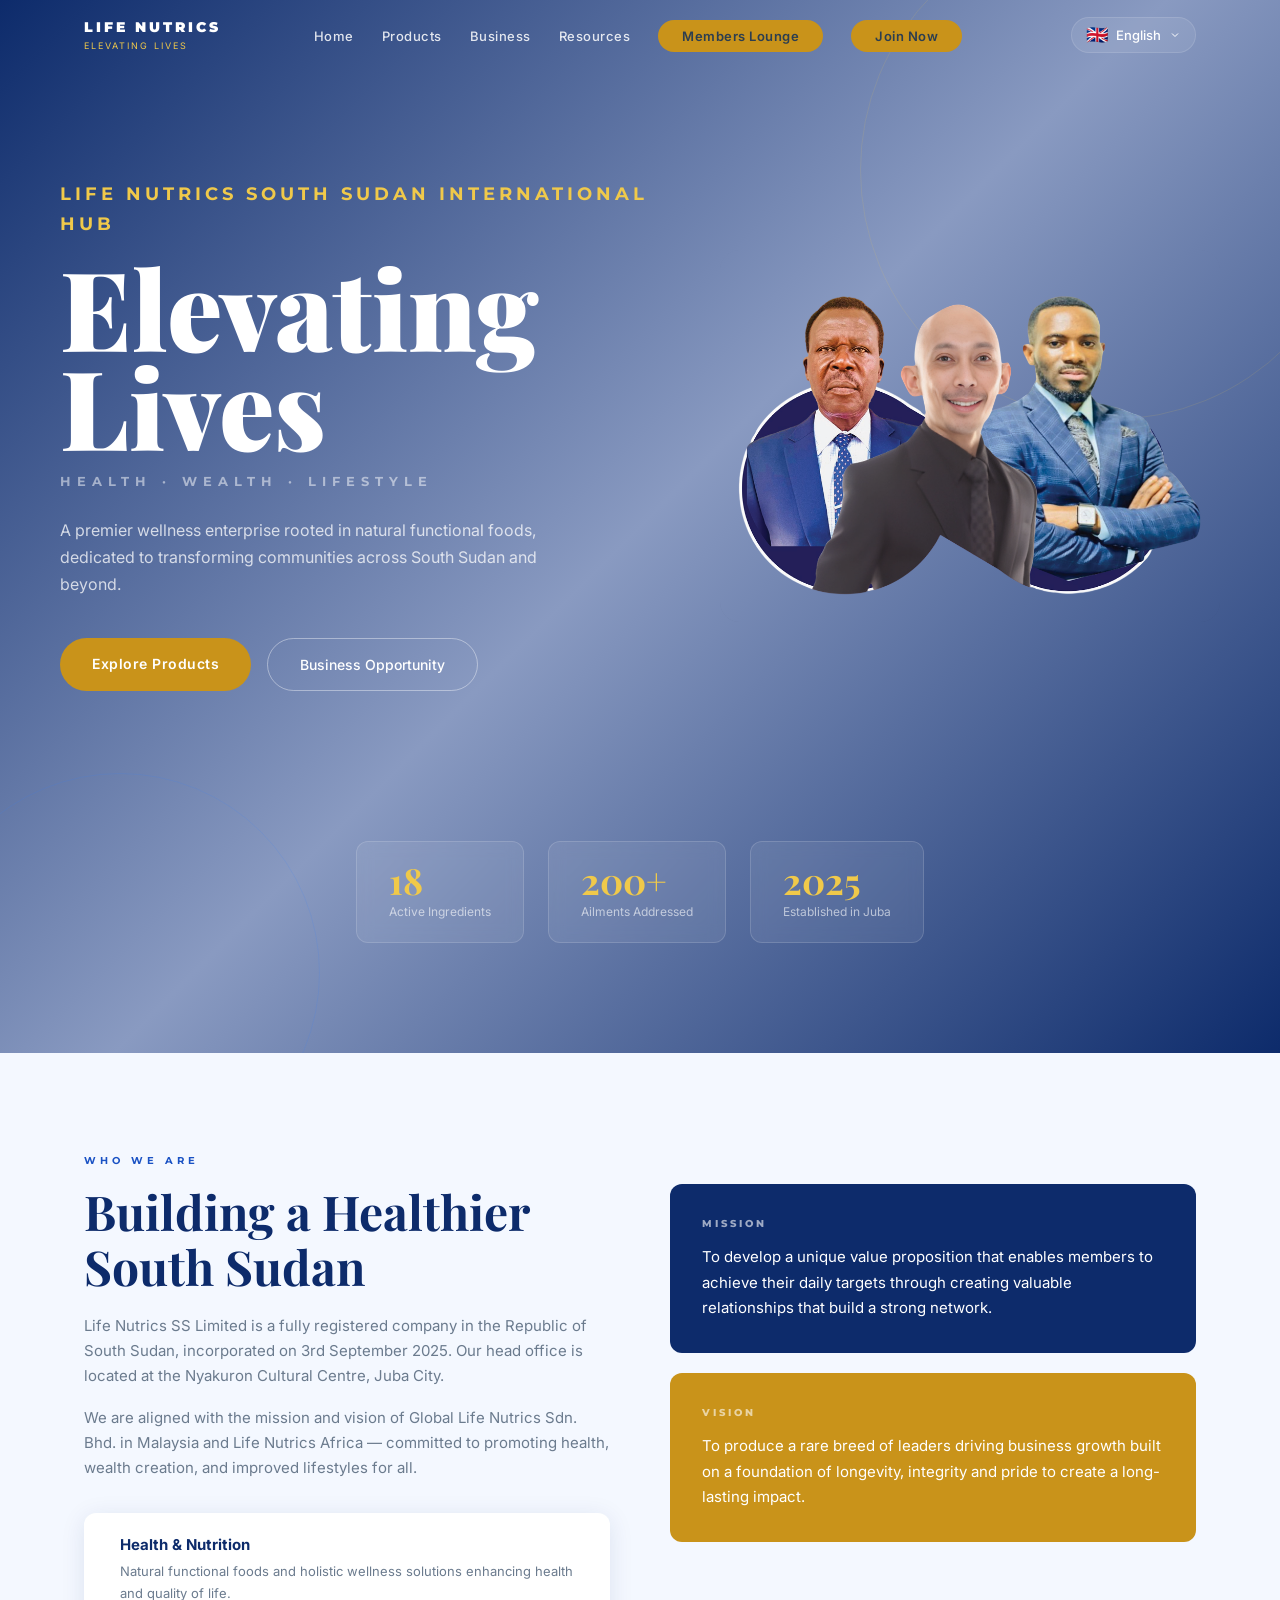
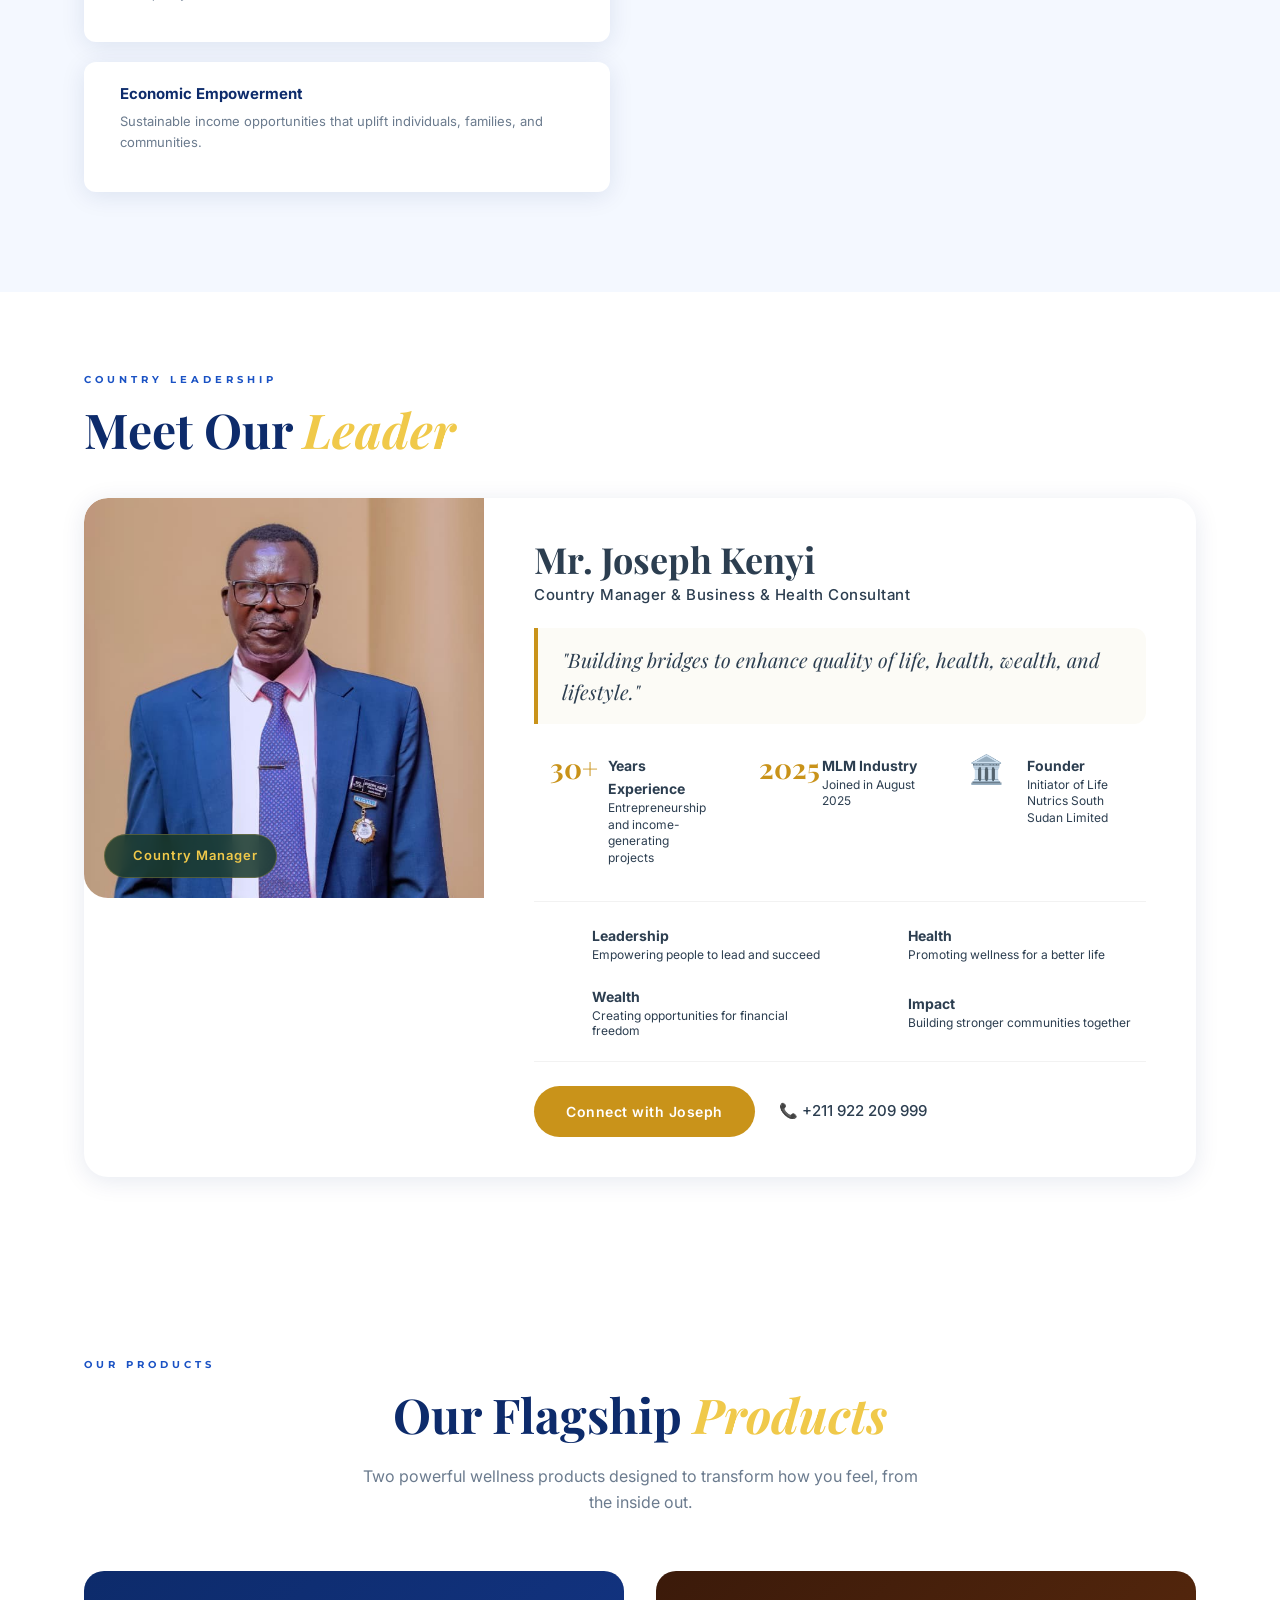
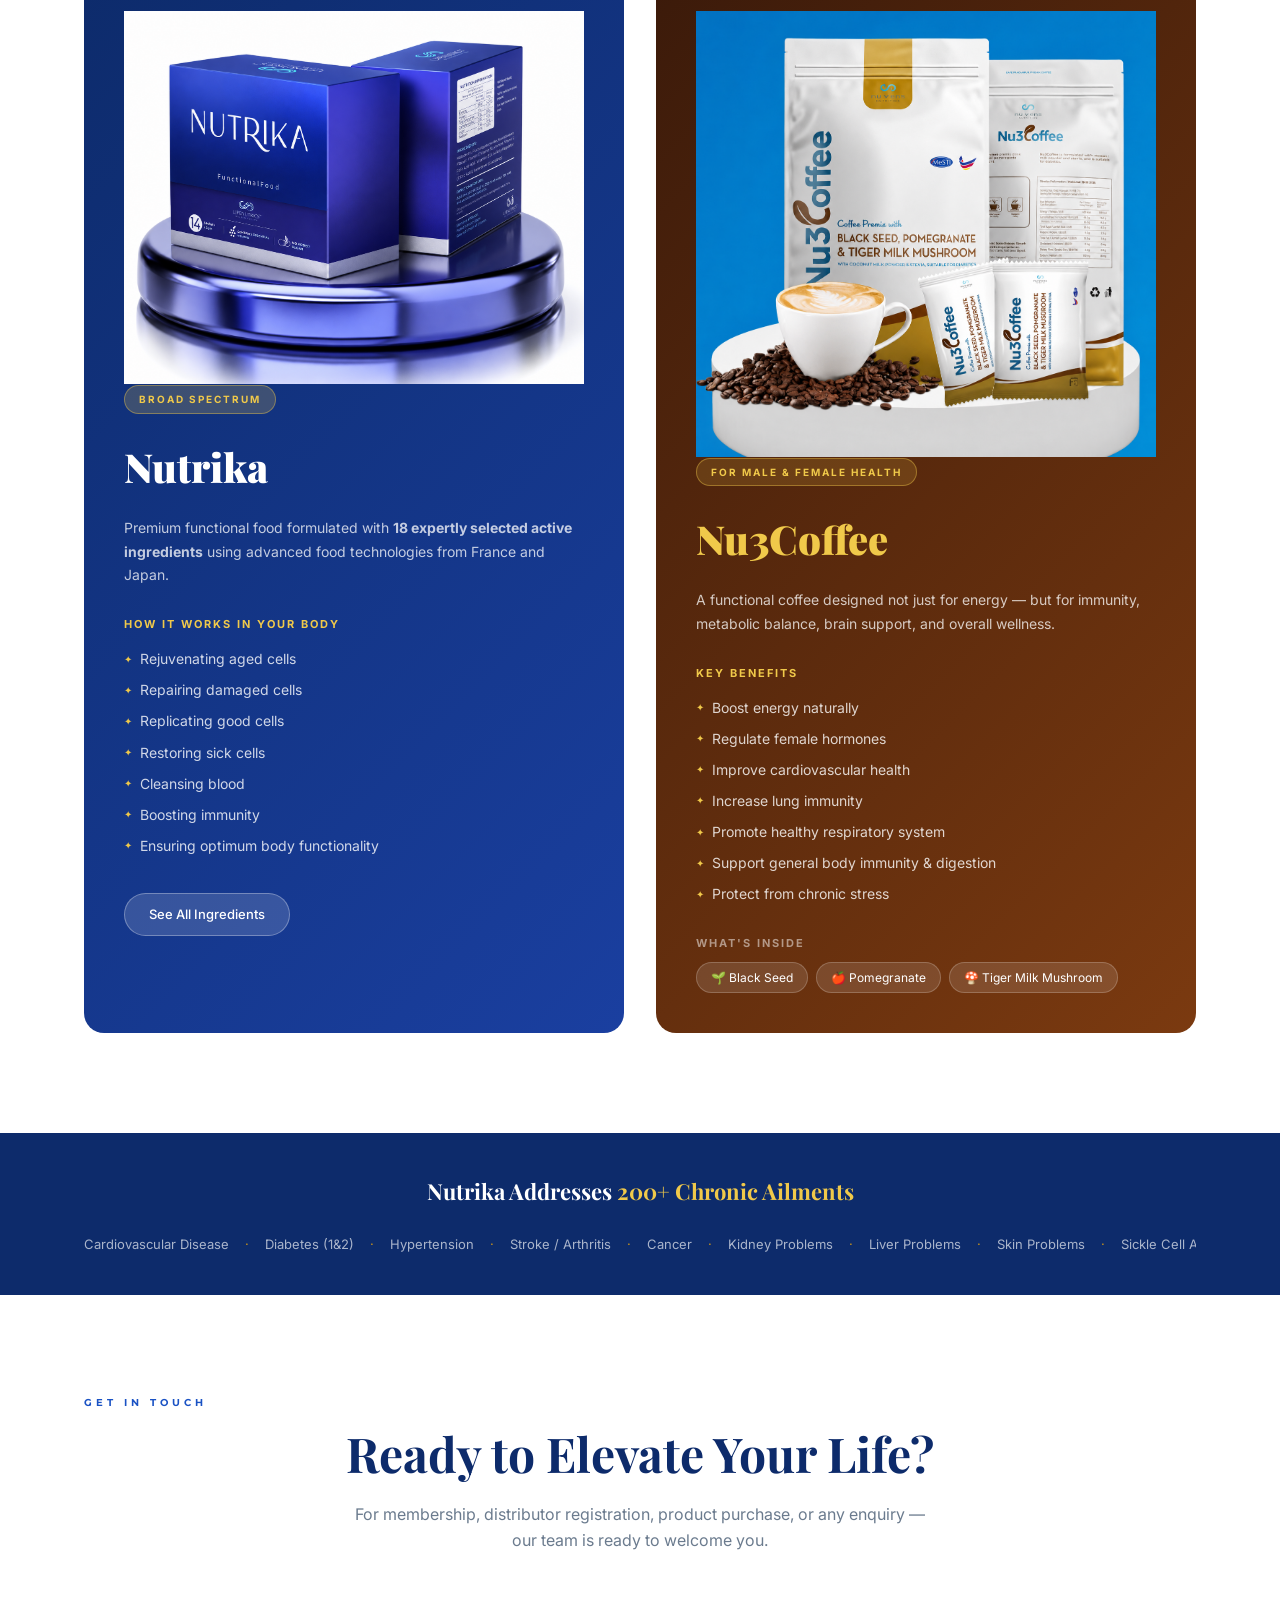
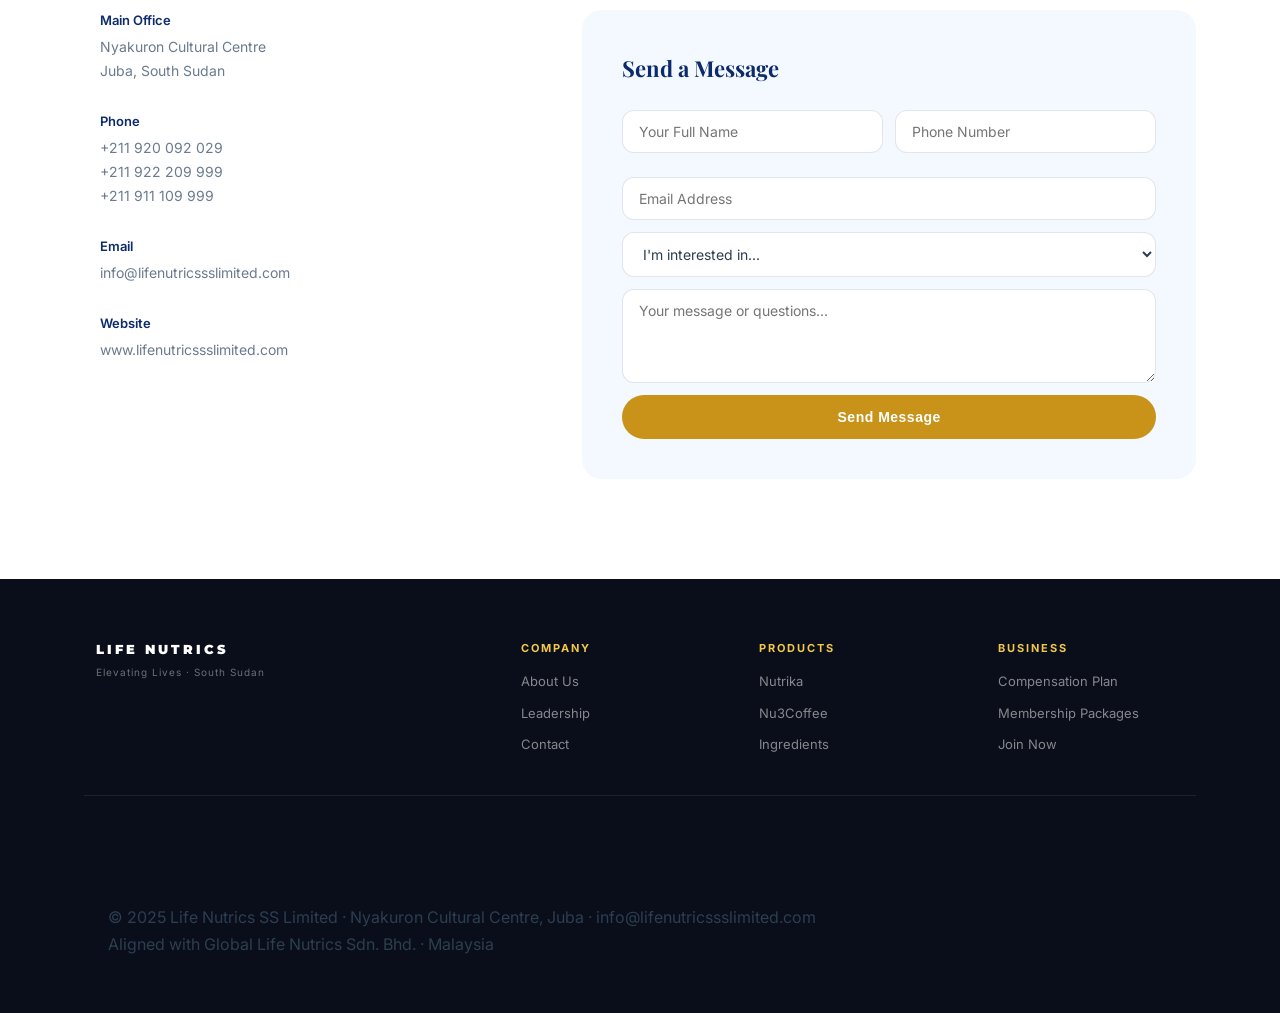
<file: index.html>
<!DOCTYPE html>
<html lang="en">
<head>
  <meta charset="UTF-8" />
  <meta name="viewport" content="width=device-width, initial-scale=1.0"/>
  <title>Life Nutrics SS Limited – Elevating Lives</title>
  <link rel="stylesheet" href="style.css" />
  <link href="https://fonts.googleapis.com/css2?family=Playfair+Display:wght@400;700;900&family=Inter:wght@300;400;500;600&family=Montserrat:wght@700;900&display=swap" rel="stylesheet"/>
  <!-- Language System -->
<script src="languages.js"></script>
</head>
<body>

  <nav class="nav" id="navbar">
  <div class="nav-inner">
    <div class="nav-brand">
      <a href="index.html">
        <span class="brand-icon"></span>
        <div>
          <span class="brand-name">LIFE NUTRICS</span>
          <span class="brand-tag">Elevating Lives</span>
        </div>
      </a>
    </div>
    <ul class="nav-links" id="navLinks">
      <li><a href="index.html" class="nav-active" data-i18n="navHome">Home</a></li>
      <li><a href="products.html" class="nav-active">Products</a></li>
      <li><a href="business.html" class="nav-active">Business</a></li>
      <li><a href="resources.html" class="nav-active">Resources</a></li>
      <li><a href="https://lifenutrics.com/" class="btn-nav">Members Lounge</a></li>
      <li><a href="join.html" class="btn-nav">Join Now</a></li>
    </ul>
    
    <!-- Language Switcher -->
    <div class="language-switcher">
      <button class="lang-toggle" id="langToggle" type="button">
        <span class="lang-flag">🌍</span>
        <span class="lang-current" id="currentLang">English</span>
        <svg class="lang-arrow" width="12" height="12" viewBox="0 0 24 24" fill="none" stroke="currentColor" stroke-width="2">
          <polyline points="6 9 12 15 18 9"/>
        </svg>
      </button>
      <ul class="lang-dropdown" id="langDropdown">
        <li>
          <button class="lang-option active" data-lang="en" type="button">
            <span class="lang-flag">🇬🇧</span>
            <span class="lang-name">English</span>
          </button>
        </li>
        <li>
          <button class="lang-option" data-lang="sw" type="button">
            <span class="lang-flag">🇹🇿</span>
            <span class="lang-name">Kiswahili</span>
          </button>
        </li>
        <li>
          <button class="lang-option" data-lang="ar" type="button">
            <span class="lang-flag">🇸🇦</span>
            <span class="lang-name">العربية</span>
          </button>
        </li>
        <li>
          <button class="lang-option" data-lang="fr" type="button">
            <span class="lang-flag">🇫🇷</span>
            <span class="lang-name">Français</span>
          </button>
        </li>
      </ul>
    </div>
    
    <button class="hamburger" id="hamburger"><span></span><span></span><span></span></button>
  </div>
</nav>

 <!-- HERO -->
<section class="hero" id="home">
  <!-- Hero Content -->
<div class="hero-container">
    <div class="hero-content">
      <p class="hero-eyebrow" data-i18n="heroEyebrow">Life Nutrics South Sudan International Hub</p>
      <h1 class="hero-title">
        <span data-i18n="heroTitle">Elevating</span><br/>
        <span class="hero-accent" data-i18n="heroTitleAccent"></span>
      </h1>
      <p class="hero-sub" data-i18n="heroSub">Health · Wealth · Lifestyle</p>
      <p class="hero-desc" data-i18n="heroDesc">A premier wellness enterprise rooted in natural functional foods, dedicated to transforming communities across South Sudan and beyond.</p>
      <div class="hero-cta-row">
        <a href="#products" class="btn-primary" data-i18n="heroBtnProducts">Explore Products</a>
        <a href="#business" class="btn-outline" data-i18n="heroBtnBusiness">Business Opportunity</a>
      </div>
    </div>
    <div class="hero-image">
      <img src="image/hero.png" alt="Life Nutrics Wellness Products" />
    </div>
  </div>
  <div class="hero-badge-wrap">
    <div class="hero-badge">
      <span class="badge-num">18</span>
      <span class="badge-label">Active Ingredients</span>
    </div>
    <div class="hero-badge">
      <span class="badge-num">200+</span>
      <span class="badge-label">Ailments Addressed</span>
    </div>
    <div class="hero-badge">
      <span class="badge-num">2025</span>
      <span class="badge-label">Established in Juba</span>
    </div>
  </div>
</section>

  <!-- ABOUT -->
  <section class="section about" id="about">
    <div class="container">
      <div class="section-label">Who We Are</div>
      <div class="about-grid">
        <div class="about-text">
          <h2 class="section-title">Building a Healthier<br/>South Sudan</h2>
          <p>Life Nutrics SS Limited is a fully registered company in the Republic of South Sudan, incorporated on 3rd September 2025. Our head office is located at the Nyakuron Cultural Centre, Juba City.</p>
          <p>We are aligned with the mission and vision of Global Life Nutrics Sdn. Bhd. in Malaysia and Life Nutrics Africa — committed to promoting health, wealth creation, and improved lifestyles for all.</p>
          <div class="about-pillars">
            <div class="pillar">
              <div class="pillar-icon"></div>
              <div>
                <strong>Health &amp; Nutrition</strong>
                <p>Natural functional foods and holistic wellness solutions enhancing health and quality of life.</p>
              </div>
            </div>
            <div class="pillar">
              <div class="pillar-icon"></div>
              <div>
                <strong>Economic Empowerment</strong>
                <p>Sustainable income opportunities that uplift individuals, families, and communities.</p>
              </div>
            </div>
          </div>
        </div>
        <div class="about-mission-vision">
          <div class="mv-card mission-card">
            <div class="mv-tag">MISSION</div>
            <p>To develop a unique value proposition that enables members to achieve their daily targets through creating valuable relationships that build a strong network.</p>
          </div>
          <div class="mv-card vision-card">
            <div class="mv-tag">VISION</div>
            <p>To produce a rare breed of leaders driving business growth built on a foundation of longevity, integrity and pride to create a long-lasting impact.</p>
          </div>
        </div>
      </div>
    </div>
  </section>

  <!-- ===== LEADERSHIP SECTION ===== -->
<section class="section leadership-section" id="leadership">
  <div class="container">
    <p class="section-label">Country Leadership</p>
    <h2 class="section-title" style="margin-bottom: 40px;">Meet Our <span class="hero-accent">Leader</span></h2>

    <div class="leader-card">
      <!-- Image on Left -->
      <div class="leader-image">
        <img src="image/ceo.jpeg" alt="Mr. Joseph Kenyi - Country Manager" />
        <div class="leader-image-badge">
          <span class="badge-icon"></span>
          <span class="badge-text">Country Manager</span>
        </div>
      </div>

      <!-- Content on Right -->
      <div class="leader-content">
        <div class="leader-name-block">
          <h2>Mr. Joseph Kenyi</h2>
          <p class="leader-title">Country Manager &amp; Business &amp; Health Consultant</p>
        </div>

        <blockquote class="leader-quote">
          "Building bridges to enhance quality of life, health, wealth, and lifestyle."
        </blockquote>

        <div class="leader-highlights">
          <div class="lh-item">
            <span class="lh-number">30+</span>
            <div>
              <strong>Years Experience</strong>
              <p>Entrepreneurship and income-generating projects</p>
            </div>
          </div>
          <div class="lh-item">
            <span class="lh-number">2025</span>
            <div>
              <strong>MLM Industry</strong>
              <p>Joined in August 2025</p>
            </div>
          </div>
          <div class="lh-item">
            <span class="lh-number">🏛️</span>
            <div>
              <strong>Founder</strong>
              <p>Initiator of Life Nutrics South Sudan Limited</p>
            </div>
          </div>
        </div>

        <div class="leader-values">
          <div class="lv-item">
            <span class="lv-icon"></span>
            <div>
              <strong>Leadership</strong>
              <p>Empowering people to lead and succeed</p>
            </div>
          </div>
          <div class="lv-item">
            <span class="lv-icon"></span>
            <div>
              <strong>Health</strong>
              <p>Promoting wellness for a better life</p>
            </div>
          </div>
          <div class="lv-item">
            <span class="lv-icon"></span>
            <div>
              <strong>Wealth</strong>
              <p>Creating opportunities for financial freedom</p>
            </div>
          </div>
          <div class="lv-item">
            <span class="lv-icon"></span>
            <div>
              <strong>Impact</strong>
              <p>Building stronger communities together</p>
            </div>
          </div>
        </div>

        <div class="leader-cta">
          <a href="#contact" class="btn-primary">Connect with Joseph</a>
          <span class="leader-connect">📞 +211  922 209 999</span>
        </div>
      </div>
    </div>
  </div>
</section>

  <!-- ===== PRODUCTS ===== -->
<section class="section products-section" id="products">
  <div class="container">
    <div class="section-label">Our Products</div>
    <h2 class="section-title centered">Our Flagship <span class="hero-accent">Products</span></h2>
    <p class="section-sub centered">Two powerful wellness products designed to transform how you feel, from the inside out.</p>

    <div class="products-grid">

      <!-- Nutrika -->
      <div class="product-card nutrika-card">
        <div class="product-image-wrapper">
          <img src="image/our3.png" alt="Nutrika Functional Food" class="product-image" />
          <div class="product-ribbon">Broad Spectrum</div>
        </div>
        <div class="product-content">
          <div class="product-logo-name">Nutrika</div>
          <p class="product-tagline">Premium functional food formulated with <strong>18 expertly selected active ingredients</strong> using advanced food technologies from France and Japan.</p>
          <div class="product-how">
            <h4>How It Works In Your Body</h4>
            <ul>
              <li><span class="check">✦</span> Rejuvenating aged cells</li>
              <li><span class="check">✦</span> Repairing damaged cells</li>
              <li><span class="check">✦</span> Replicating good cells</li>
              <li><span class="check">✦</span> Restoring sick cells</li>
              <li><span class="check">✦</span> Cleansing blood</li>
              <li><span class="check">✦</span> Boosting immunity</li>
              <li><span class="check">✦</span> Ensuring optimum body functionality</li>
            </ul>
          </div>
          <a href="#ingredients" class="btn-card">See All Ingredients</a>
        </div>
      </div>

      <!-- Nu3Coffee -->
      <div class="product-card coffee-card">
        <div class="product-image-wrapper">
          <img src="image/nu2.png" alt="Nu3Coffee Functional Coffee" class="product-image" />
          <div class="product-ribbon coffee-ribbon">For Male &amp; Female Health</div>
        </div>
        <div class="product-content">
          <div class="product-logo-name coffee-name">Nu3Coffee</div>
          <p class="product-tagline">A functional coffee designed not just for energy — but for immunity, metabolic balance, brain support, and overall wellness.</p>
          <div class="product-how">
            <h4>Key Benefits</h4>
            <ul>
              <li><span class="check coffee-check">✦</span> Boost energy naturally</li>
              <li><span class="check coffee-check">✦</span> Regulate female hormones</li>
              <li><span class="check coffee-check">✦</span> Improve cardiovascular health</li>
              <li><span class="check coffee-check">✦</span> Increase lung immunity</li>
              <li><span class="check coffee-check">✦</span> Promote healthy respiratory system</li>
              <li><span class="check coffee-check">✦</span> Support general body immunity &amp; digestion</li>
              <li><span class="check coffee-check">✦</span> Protect from chronic stress</li>
            </ul>
          </div>
          <div class="coffee-inside">
            <h4>What's Inside</h4>
            <div class="inside-tags">
              <span class="tag-blackseed">🌱 Black Seed</span>
              <span class="tag-pomegranate">🍎 Pomegranate</span>
              <span class="tag-tigermilk">🍄 Tiger Milk Mushroom</span>
            </div>
          </div>
        </div>
      </div>

    </div>
  </div>
</section>

  <!-- AILMENTS BANNER -->
  <section class="ailments-banner">
    <div class="container">
      <h3>Nutrika Addresses <span class="gold-text">200+ Chronic Ailments</span></h3>
      <div class="ailments-marquee-wrap">
        <div class="ailments-marquee">
          <span>Cardiovascular Disease</span> <span class="sep">·</span>
          <span>Diabetes (1&amp;2)</span> <span class="sep">·</span>
          <span>Hypertension</span> <span class="sep">·</span>
          <span>Stroke / Arthritis</span> <span class="sep">·</span>
          <span>Cancer</span> <span class="sep">·</span>
          <span>Kidney Problems</span> <span class="sep">·</span>
          <span>Liver Problems</span> <span class="sep">·</span>
          <span>Skin Problems</span> <span class="sep">·</span>
          <span>Sickle Cell Anemia</span> <span class="sep">·</span>
          <span>Fibroids</span> <span class="sep">·</span>
          <span>Male &amp; Female Fertility</span> <span class="sep">·</span>
          <span>Insomnia</span> <span class="sep">·</span>
          <span>Mental &amp; Brain Health</span> <span class="sep">·</span>
          <span>Asthma</span> <span class="sep">·</span>
          <span>Prostate Health</span> <span class="sep">·</span>
          <span>Memory Loss</span> <span class="sep">·</span>
          <span>Eye Problems</span> <span class="sep">·</span>
          <span>Cardiovascular Disease</span> <span class="sep">·</span>
          <span>Diabetes (1&amp;2)</span> <span class="sep">·</span>
          <span>Hypertension</span> <span class="sep">·</span>
          <span>Stroke / Arthritis</span> <span class="sep">·</span>
          <span>Cancer</span> <span class="sep">·</span>
          <span>Kidney Problems</span> <span class="sep">·</span>
          <span>Liver Problems</span>
        </div>
      </div>
    </div>
  </section>

  
  <!-- CONTACT -->
  <section class="section contact-section" id="contact">
    <div class="container">
      <div class="section-label">Get In Touch</div>
      <h2 class="section-title centered">Ready to Elevate Your Life?</h2>
      <p class="section-sub">For membership, distributor registration, product purchase, or any enquiry — our team is ready to welcome you.</p>

      <div class="contact-grid">
        <div class="contact-info">
          <div class="contact-item">
            <div class="ci-icon"></div>
            <div>
              <strong>Main Office</strong>
              <p>Nyakuron Cultural Centre<br/>Juba, South Sudan</p>
            </div>
          </div>
          <div class="contact-item">
            <div class="ci-icon"></div>
            <div>
              <strong>Phone</strong>
              <p>+211 920 092 029<br/>+211 922 209 999<br/>+211 911 109 999</p>
            </div>
          </div>
          <div class="contact-item">
            <div class="ci-icon"></div>
            <div>
              <strong>Email</strong>
              <p>info@lifenutricssslimited.com</p>
            </div>
          </div>
          <div class="contact-item">
            <div class="ci-icon"></div>
            <div>
              <strong>Website</strong>
              <p>www.lifenutricssslimited.com</p>
            </div>
          </div>
        </div>

        <form class="contact-form" onsubmit="handleForm(event)">
          <h3>Send a Message</h3>
          <div class="form-row">
            <input type="text" placeholder="Your Full Name" required />
            <input type="tel" placeholder="Phone Number" required />
          </div>
          <input type="email" placeholder="Email Address" />
          <select>
            <option value="">I'm interested in...</option>
            <option>Becoming a Member</option>
            <option>Buying Nutrika</option>
            <option>Buying Nu3Coffee</option>
            <option>Becoming a Distributor</option>
            <option>General Enquiry</option>
          </select>
          <textarea placeholder="Your message or questions..." rows="4"></textarea>
          <button type="submit" class="btn-primary full-width">Send Message</button>
        </form>
      </div>
    </div>
  </section>

  <!-- FOOTER -->
  <footer class="footer">
    <div class="container">
      <div class="footer-top">
        <div class="footer-brand">
          <span class="brand-icon footer-brand-icon"></span>
          <div>
            <span class="footer-brand-name">LIFE NUTRICS</span>
            <span class="footer-brand-tag">Elevating Lives · South Sudan</span>
          </div>
        </div>
        <div class="footer-links-col">
          <strong>Company</strong>
          <a href="#about">About Us</a>
          <a href="#leadership">Leadership</a>
          <a href="#contact">Contact</a>
        </div>
        <div class="footer-links-col">
          <strong>Products</strong>
          <a href="#products">Nutrika</a>
          <a href="#products">Nu3Coffee</a>
          <a href="#ingredients">Ingredients</a>
        </div>
        <div class="footer-links-col">
          <strong>Business</strong>
          <a href="#business">Compensation Plan</a>
          <a href="#packages">Membership Packages</a>
          <a href="#contact">Join Now</a>
        </div>
      </div>
      <footer class="footer">
  <div class="container">
    <p>© 2025 Life Nutrics SS Limited · <span data-i18n="footerText">Nyakuron Cultural Centre, Juba</span> · <a href="mailto:info@lifenutricssslimited.com">info@lifenutricssslimited.com</a></p>
    <p class="footer-global" data-i18n="footerGlobal">Aligned with Global Life Nutrics Sdn. Bhd. · Malaysia</p>
  </div>
</footer>
<!-- Translator Begins -->
<div class="gtranslate_wrapper" id="gtranslate-float"></div>

<style>
  #gtranslate-float {
    position: fixed;
    bottom: 24px;
    right: 24px;
    z-index: 9999;
    opacity: 0;
    transform: translateY(20px) scale(0.9);
    animation: gt-fade-in 0.6s ease forwards;
    animation-delay: 0.8s;
  }

  #gtranslate-float .gt_float_switcher,
  #gtranslate-float .gtranslate_wrapper {
    box-shadow: 0 4px 20px rgba(0, 0, 0, 0.18);
    border-radius: 50px;
    transition: transform 0.3s ease, box-shadow 0.3s ease;
    background: #ffffff;
  }

  #gtranslate-float:hover .gt_float_switcher,
  #gtranslate-float:hover .gtranslate_wrapper {
    transform: translateY(-4px) scale(1.05);
    box-shadow: 0 8px 28px rgba(0, 0, 0, 0.25);
  }

  /* Gentle idle pulse so it doesn't feel static */
  #gtranslate-float {
    animation: gt-fade-in 0.6s ease forwards, gt-pulse 3.5s ease-in-out 1.6s infinite;
  }

  @keyframes gt-fade-in {
    to {
      opacity: 1;
      transform: translateY(0) scale(1);
    }
  }

  @keyframes gt-pulse {
    0%, 100% { box-shadow: 0 4px 20px rgba(0, 0, 0, 0.18); }
    50% { box-shadow: 0 4px 24px rgba(0, 122, 255, 0.25); }
  }

  /* Responsive sizing */
  @media (max-width: 768px) {
    #gtranslate-float {
      bottom: 16px;
      right: 16px;
      transform-origin: bottom right;
    }
    #gtranslate-float .gt_float_switcher img,
    #gtranslate-float .gtranslate_wrapper img {
      width: 20px !important;
      height: 20px !important;
    }
  }
</style>

<script>
window.gtranslateSettings = {
    default_language: "en",
    alt_flags: {"en":"usa"},
    wrapper_selector: ".gtranslate_wrapper",
    flag_style: "3d",
    switcher_horizontal_position: "right",
    switcher_vertical_position: "bottom",
};
</script>
<script src="https://cdn.gtranslate.net/widgets/latest/float.js" defer></script>
<!-- Translator Ends -->
  <script>
    // Sticky nav
    const navbar = document.getElementById('navbar');
    window.addEventListener('scroll', () => {
      navbar.classList.toggle('scrolled', window.scrollY > 60);
    });

    // Hamburger
    const hamburger = document.getElementById('hamburger');
    const navLinks = document.querySelector('.nav-links');
    hamburger.addEventListener('click', () => {
      navLinks.classList.toggle('open');
      hamburger.classList.toggle('active');
    });

    // Smooth scroll for nav links
    document.querySelectorAll('a[href^="#"]').forEach(a => {
      a.addEventListener('click', e => {
        const target = document.querySelector(a.getAttribute('href'));
        if (target) {
          e.preventDefault();
          navLinks.classList.remove('open');
          target.scrollIntoView({ behavior: 'smooth', block: 'start' });
        }
      });
    });

    // Scroll reveal
    const observer = new IntersectionObserver((entries) => {
      entries.forEach(e => {
        if (e.isIntersecting) e.target.classList.add('visible');
      });
    }, { threshold: 0.1 });
    document.querySelectorAll('.product-card, .comp-card, .pkg-card, .ingredient-card, .pillar, .mv-card').forEach(el => {
      el.classList.add('reveal');
      observer.observe(el);
    });

    // Form handler
    function handleForm(e) {
      e.preventDefault();
      const btn = e.target.querySelector('button');
      btn.textContent = '✔ Message Sent!';
      btn.style.background = '#2d8c4e';
      setTimeout(() => {
        btn.textContent = 'Send Message';
        btn.style.background = '';
        e.target.reset();
      }, 3000);
    }
  </script>
</body>
</html>
</file>
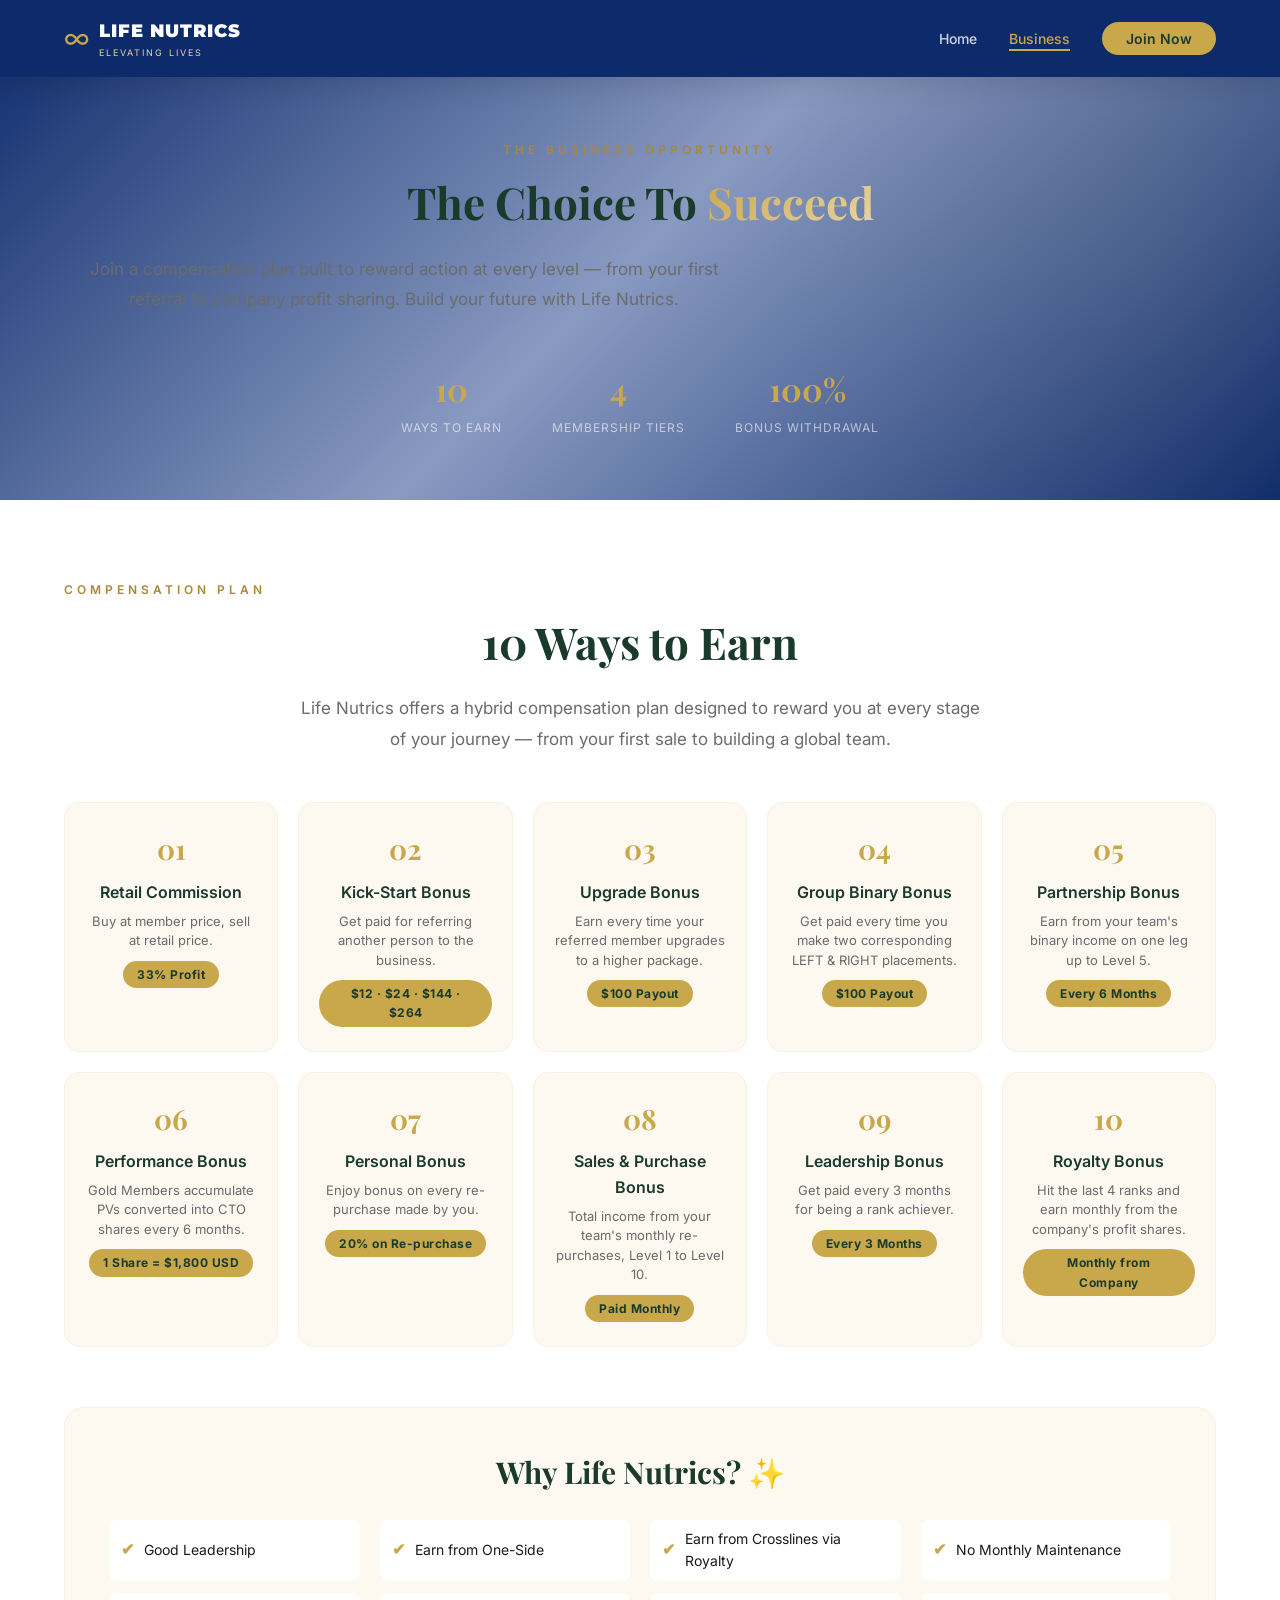
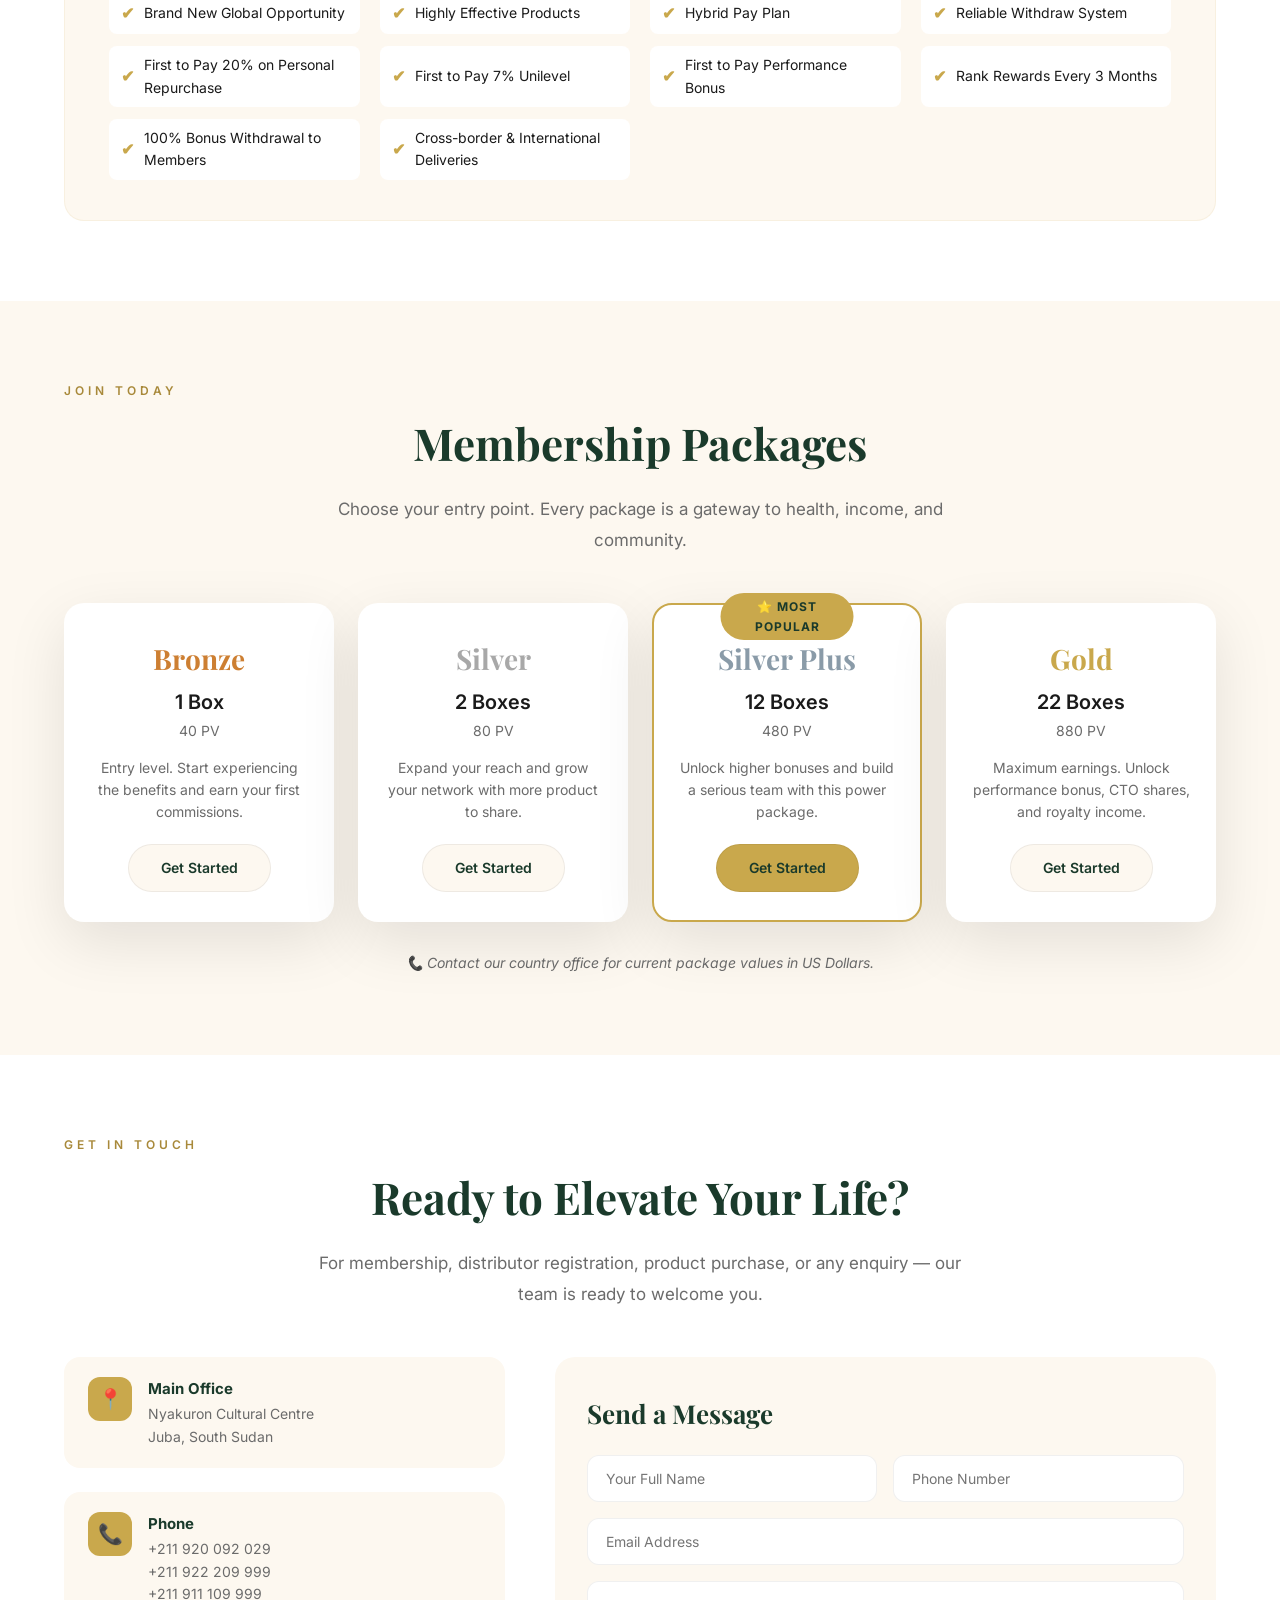
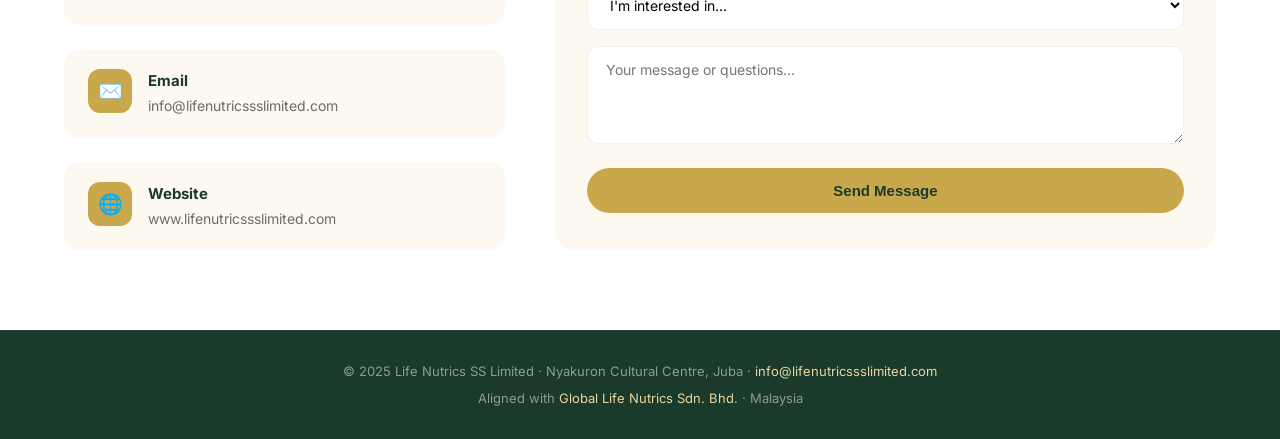
<file: business.html>
<!DOCTYPE html>
<html lang="en">
<head>
  <meta charset="UTF-8"/>
  <meta name="viewport" content="width=device-width, initial-scale=1.0"/>
  <title>Business Opportunity – Life Nutrics SS Limited</title>
  <link href="https://fonts.googleapis.com/css2?family=Playfair+Display:ital,wght@0,400;0,700;0,900;1,400&family=Inter:wght@300;400;500;600;700&family=Montserrat:wght@700;900&display=swap" rel="stylesheet"/>
  <!-- Language System -->
<script src="languages.js"></script>
  <style>
    /* ===== RESET & BASE ===== */
    * { margin: 0; padding: 0; box-sizing: border-box; }
    :root {
      --primary: #1a3a2b;
      --primary-light: #2a5a3b;
      --gold: #c9a84c;
      --gold-light: #e8d5a3;
      --gold-dark: #a8893a;
      --cream: #fdf8f0;
      --white: #ffffff;
      --dark: #1a1a1a;
      --gray: #6b6b6b;
      --shadow: 0 20px 60px rgba(0,0,0,0.1);
      --transition: all 0.4s cubic-bezier(0.25, 0.46, 0.45, 0.94);
    }
    html { scroll-behavior: smooth; }
    body {
      font-family: 'Inter', sans-serif;
      background: var(--cream);
      color: var(--dark);
      line-height: 1.6;
      overflow-x: hidden;
    }
    a { text-decoration: none; color: inherit; }
    img { max-width: 100%; display: block; }
    .container { max-width: 1200px; margin: 0 auto; padding: 0 24px; }

    /* ===== NAV ===== */
    .nav {
      position: fixed;
      top: 0;
      left: 0;
      right: 0;
      z-index: 1000;
      padding: 16px 0;
      transition: var(--transition);
      background: #0D2B6B;
      backdrop-filter: blur(12px);
      box-shadow: 0 4px 30px rgba(0,0,0,0.15);
    }
    .nav-inner {
      display: flex;
      align-items: center;
      justify-content: space-between;
      max-width: 1200px;
      margin: 0 auto;
      padding: 0 24px;
    }
    .nav-brand a {
      display: flex;
      align-items: center;
      gap: 10px;
      text-decoration: none;
    }
    .brand-icon {
      font-size: 28px;
      color: var(--gold);
    }
    .brand-name {
      font-family: 'Montserrat', sans-serif;
      font-weight: 900;
      font-size: 18px;
      color: var(--white);
      letter-spacing: 1px;
    }
    .brand-tag {
      display: block;
      font-size: 9px;
      color: var(--gold-light);
      letter-spacing: 2px;
      text-transform: uppercase;
    }
    .nav-links {
      display: flex;
      align-items: center;
      gap: 32px;
      list-style: none;
    }
    .nav-links a {
      color: rgba(255,255,255,0.8);
      font-size: 14px;
      font-weight: 500;
      transition: var(--transition);
      position: relative;
    }
    .nav-links a:hover,
    .nav-links a.nav-active {
      color: var(--gold);
    }
    .nav-links a.nav-active::after {
      content: '';
      position: absolute;
      bottom: -4px;
      left: 0;
      right: 0;
      height: 2px;
      background: var(--gold);
    }
    .btn-nav {
      background: var(--gold);
      color: var(--primary) !important;
      padding: 8px 24px;
      border-radius: 50px;
      font-weight: 600 !important;
      transition: var(--transition);
    }
    .btn-nav:hover {
      background: var(--gold-light);
      transform: translateY(-2px);
    }
    .hamburger {
      display: none;
      flex-direction: column;
      gap: 5px;
      background: none;
      border: none;
      cursor: pointer;
      padding: 5px;
    }
    .hamburger span {
      display: block;
      width: 28px;
      height: 2px;
      background: var(--white);
      transition: var(--transition);
    }
    .hamburger.active span:nth-child(1) { transform: rotate(45deg) translate(5px, 5px); }
    .hamburger.active span:nth-child(2) { opacity: 0; }
    .hamburger.active span:nth-child(3) { transform: rotate(-45deg) translate(5px, -5px); }

    /* ===== PAGE HERO ===== */
    .page-hero {
      padding: 140px 0 60px;
      background: linear-gradient(135deg, #0D2B6B 0%, #899ac1 50%, #0D2B6B 100%);
      text-align: center;
      position: relative;
      overflow: hidden;
    }
    .page-hero::before {
      content: '';
      position: absolute;
      top: -50%;
      right: -20%;
      width: 60%;
      height: 200%;
      background: radial-gradient(ellipse, rgba(201, 168, 76, 0.06) 0%, transparent 70%);
      pointer-events: none;
    }
    .page-hero .container {
      position: relative;
      z-index: 2;
    }
    .page-hero .hero-eyebrow {
      font-size: 13px;
      letter-spacing: 4px;
      text-transform: uppercase;
      color: var(--gold);
      font-weight: 500;
      margin-bottom: 12px;
    }
    .page-hero h1 {
      font-family: 'Playfair Display', serif;
      font-size: 56px;
      color: var(--white);
      margin-bottom: 16px;
      line-height: 1.1;
    }
    .page-hero .hero-accent {
      background: linear-gradient(135deg, var(--gold), var(--gold-light));
      -webkit-background-clip: text;
      -webkit-text-fill-color: transparent;
      background-clip: text;
    }
    .page-hero .hero-sub {
      font-size: 18px;
      color: rgba(255,255,255,0.8);
      max-width: 680px;
      margin: 0 auto 20px;
      line-height: 1.8;
    }
    .page-hero .hero-stats {
      display: flex;
      justify-content: center;
      gap: 50px;
      margin-top: 30px;
      flex-wrap: wrap;
    }
    .page-hero .hero-stat {
      text-align: center;
    }
    .page-hero .stat-num {
      display: block;
      font-family: 'Playfair Display', serif;
      font-size: 32px;
      color: var(--gold);
      font-weight: 700;
    }
    .page-hero .stat-label {
      font-size: 12px;
      color: rgba(255,255,255,0.6);
      letter-spacing: 1px;
      text-transform: uppercase;
    }

    /* ===== SECTION BASE ===== */
    .section {
      padding: 80px 0;
    }
    .section-label {
      font-size: 12px;
      letter-spacing: 4px;
      text-transform: uppercase;
      color: var(--gold-dark);
      font-weight: 600;
      margin-bottom: 8px;
    }
    .section-title {
      font-family: 'Playfair Display', serif;
      font-size: 44px;
      color: var(--primary);
      margin-bottom: 16px;
    }
    .section-title.centered {
      text-align: center;
    }
    .section-sub {
      font-size: 17px;
      color: var(--gray);
      max-width: 680px;
      line-height: 1.8;
      margin-bottom: 48px;
    }
    .section-sub.centered {
      text-align: center;
      margin-left: auto;
      margin-right: auto;
    }

    /* ===== BUSINESS / COMPENSATION ===== */
    .business-section {
      background: var(--white);
    }

    .comp-grid {
      display: grid;
      grid-template-columns: repeat(5, 1fr);
      gap: 20px;
      margin-bottom: 60px;
    }

    .comp-card {
      background: var(--cream);
      padding: 24px 20px;
      border-radius: 16px;
      border: 1px solid rgba(201, 168, 76, 0.08);
      transition: var(--transition);
      position: relative;
      text-align: center;
    }

    .comp-card:hover {
      transform: translateY(-6px);
      box-shadow: var(--shadow);
      border-color: var(--gold);
    }

    .comp-num {
      font-family: 'Playfair Display', serif;
      font-size: 28px;
      color: var(--gold);
      font-weight: 700;
      margin-bottom: 8px;
      display: block;
    }

    .comp-card h4 {
      font-size: 16px;
      color: var(--primary);
      margin-bottom: 6px;
      font-weight: 600;
    }

    .comp-card p {
      font-size: 13px;
      color: var(--gray);
      line-height: 1.5;
      margin-bottom: 10px;
    }

    .comp-highlight {
      display: inline-block;
      background: var(--gold);
      color: var(--primary);
      padding: 4px 14px;
      border-radius: 50px;
      font-size: 12px;
      font-weight: 700;
      letter-spacing: 0.5px;
    }

    /* ===== WHY SECTION ===== */
    .why-section {
      background: var(--cream);
      padding: 40px 44px;
      border-radius: 20px;
      border: 1px solid rgba(201, 168, 76, 0.1);
    }

    .why-section h3 {
      font-family: 'Playfair Display', serif;
      font-size: 30px;
      color: var(--primary);
      text-align: center;
      margin-bottom: 24px;
    }

    .why-grid {
      display: grid;
      grid-template-columns: repeat(4, 1fr);
      gap: 12px 20px;
    }

    .why-item {
      display: flex;
      align-items: center;
      gap: 10px;
      font-size: 14px;
      color: var(--dark);
      padding: 8px 12px;
      background: var(--white);
      border-radius: 8px;
      transition: var(--transition);
    }

    .why-item:hover {
      background: var(--gold);
      color: var(--primary);
    }

    .why-item span {
      color: var(--gold);
      font-weight: 700;
      font-size: 16px;
    }

    .why-item:hover span {
      color: var(--primary);
    }

    /* ===== PACKAGES SECTION ===== */
    .packages-section {
      background: var(--cream);
    }

    .packages-grid {
      display: grid;
      grid-template-columns: repeat(4, 1fr);
      gap: 24px;
      margin-top: 10px;
    }

    .pkg-card {
      background: var(--white);
      padding: 32px 24px 28px;
      border-radius: 20px;
      text-align: center;
      box-shadow: var(--shadow);
      transition: var(--transition);
      border: 2px solid transparent;
      position: relative;
    }

    .pkg-card:hover {
      transform: translateY(-8px);
      box-shadow: 0 30px 70px rgba(0,0,0,0.12);
    }

    .pkg-card.featured {
      border-color: var(--gold);
      background: var(--white);
    }

    .pkg-badge {
      position: absolute;
      top: -12px;
      left: 50%;
      transform: translateX(-50%);
      background: var(--gold);
      color: var(--primary);
      padding: 4px 20px;
      border-radius: 50px;
      font-size: 12px;
      font-weight: 700;
      letter-spacing: 1px;
      text-transform: uppercase;
    }

    .pkg-tier {
      font-family: 'Playfair Display', serif;
      font-size: 28px;
      color: var(--primary);
      font-weight: 700;
      margin-bottom: 4px;
    }

    .pkg-card.bronze .pkg-tier { color: #cd7f32; }
    .pkg-card.silver .pkg-tier { color: #a8a8a8; }
    .pkg-card.silver-plus .pkg-tier { color: #8a9ba8; }
    .pkg-card.gold .pkg-tier { color: var(--gold); }

    .pkg-boxes {
      font-size: 20px;
      font-weight: 600;
      color: var(--dark);
      margin-bottom: 2px;
    }

    .pkg-pv {
      font-size: 14px;
      color: var(--gray);
      margin-bottom: 14px;
    }

    .pkg-desc {
      font-size: 14px;
      color: var(--gray);
      line-height: 1.6;
      margin-bottom: 20px;
    }

    .btn-pkg {
      display: inline-block;
      padding: 12px 32px;
      border-radius: 50px;
      background: var(--cream);
      color: var(--primary);
      font-weight: 600;
      font-size: 14px;
      transition: var(--transition);
      border: 1px solid rgba(0,0,0,0.06);
      text-decoration: none;
    }

    .btn-pkg:hover {
      background: var(--primary);
      color: var(--white);
      transform: translateY(-2px);
    }

    .btn-pkg.btn-featured {
      background: var(--gold);
      color: var(--primary);
    }

    .btn-pkg.btn-featured:hover {
      background: var(--gold-dark);
      color: var(--white);
    }

    .pkg-note {
      text-align: center;
      font-size: 14px;
      color: var(--gray);
      margin-top: 30px;
      font-style: italic;
    }

    /* ===== CONTACT SECTION ===== */
    .contact-section {
      background: var(--white);
    }

    .contact-grid {
      display: grid;
      grid-template-columns: 1fr 1.5fr;
      gap: 50px;
      margin-top: 20px;
    }

    .contact-info {
      display: flex;
      flex-direction: column;
      gap: 24px;
    }

    .contact-item {
      display: flex;
      align-items: flex-start;
      gap: 16px;
      padding: 20px 24px;
      background: var(--cream);
      border-radius: 16px;
      transition: var(--transition);
    }

    .contact-item:hover {
      transform: translateX(4px);
      box-shadow: var(--shadow);
    }

    .ci-icon {
      width: 44px;
      height: 44px;
      min-width: 44px;
      background: var(--gold);
      border-radius: 12px;
      display: flex;
      align-items: center;
      justify-content: center;
      font-size: 20px;
      color: var(--primary);
    }

    .contact-item strong {
      display: block;
      font-size: 15px;
      color: var(--primary);
      margin-bottom: 2px;
    }

    .contact-item p {
      font-size: 14px;
      color: var(--gray);
      line-height: 1.6;
      margin: 0;
    }

    .contact-form {
      background: var(--cream);
      padding: 36px 32px;
      border-radius: 20px;
    }

    .contact-form h3 {
      font-family: 'Playfair Display', serif;
      font-size: 26px;
      color: var(--primary);
      margin-bottom: 20px;
    }

    .form-row {
      display: grid;
      grid-template-columns: 1fr 1fr;
      gap: 16px;
    }

    .contact-form input,
    .contact-form select,
    .contact-form textarea {
      width: 100%;
      padding: 14px 18px;
      border: 1px solid rgba(0,0,0,0.06);
      border-radius: 12px;
      font-size: 14px;
      font-family: 'Inter', sans-serif;
      background: var(--white);
      transition: var(--transition);
      outline: none;
      margin-bottom: 16px;
    }

    .contact-form input:focus,
    .contact-form select:focus,
    .contact-form textarea:focus {
      border-color: var(--gold);
      box-shadow: 0 0 0 4px rgba(201, 168, 76, 0.1);
    }

    .btn-primary {
      background: var(--gold);
      color: var(--primary);
      padding: 14px 36px;
      border-radius: 50px;
      font-weight: 600;
      font-size: 15px;
      transition: var(--transition);
      border: none;
      cursor: pointer;
      text-decoration: none;
      display: inline-block;
    }

    .btn-primary:hover {
      transform: translateY(-3px);
      box-shadow: 0 12px 40px rgba(201, 168, 76, 0.4);
    }

    .btn-primary.full-width {
      width: 100%;
      text-align: center;
    }

    /* ===== FOOTER ===== */
    .footer {
      background: var(--primary);
      padding: 30px 0;
      border-top: 1px solid rgba(255,255,255,0.05);
    }
    .footer p {
      color: rgba(255,255,255,0.5);
      font-size: 13px;
      text-align: center;
    }
    .footer a {
      color: var(--gold-light);
      transition: var(--transition);
    }
    .footer a:hover {
      color: var(--gold);
    }
    .footer-global {
      font-size: 12px;
      margin-top: 6px;
    }

    /* ===== RESPONSIVE ===== */
    @media (max-width: 1024px) {
      .comp-grid {
        grid-template-columns: repeat(3, 1fr);
      }
      .packages-grid {
        grid-template-columns: repeat(2, 1fr);
      }
      .why-grid {
        grid-template-columns: repeat(3, 1fr);
      }
      .page-hero h1 {
        font-size: 44px;
      }
    }

    @media (max-width: 768px) {
      .nav-links {
        display: none;
        flex-direction: column;
        background: var(--primary);
        padding: 24px;
        border-radius: 16px;
        position: absolute;
        top: 70px;
        right: 20px;
        min-width: 200px;
        box-shadow: var(--shadow);
      }
      .nav-links.open { display: flex; }
      .hamburger { display: flex; }

      .comp-grid {
        grid-template-columns: 1fr 1fr;
      }
      .packages-grid {
        grid-template-columns: 1fr;
        max-width: 400px;
        margin: 0 auto;
      }
      .why-grid {
        grid-template-columns: 1fr 1fr;
      }
      .contact-grid {
        grid-template-columns: 1fr;
      }
      .form-row {
        grid-template-columns: 1fr;
      }
      .page-hero h1 {
        font-size: 36px;
      }
      .page-hero .hero-stats {
        gap: 20px;
      }
      .section-title {
        font-size: 32px;
      }
      .why-section {
        padding: 28px 20px;
      }
      .why-section h3 {
        font-size: 24px;
      }
    }

    @media (max-width: 480px) {
      .comp-grid {
        grid-template-columns: 1fr;
        max-width: 380px;
        margin: 0 auto 40px;
      }
      .why-grid {
        grid-template-columns: 1fr;
      }
      .page-hero h1 {
        font-size: 28px;
      }
      .page-hero .stat-num {
        font-size: 24px;
      }
      .contact-form {
        padding: 24px 16px;
      }
      .section-title {
        font-size: 28px;
      }
    }
  </style>
</head>
<body>

  <!-- ===== NAV ===== -->
  <nav class="nav" id="navbar">
    <div class="nav-inner">
      <div class="nav-brand">
        <a href="index.html">
          <span class="brand-icon">∞</span>
          <div>
            <span class="brand-name">LIFE NUTRICS</span>
            <span class="brand-tag">Elevating Lives</span>
          </div>
        </a>
      </div>
      <ul class="nav-links" id="navLinks">
        <li><a href="index.html">Home</a></li>
        <li><a href="business.html" class="nav-active">Business</a></li>
        <li><a href="join.html" class="btn-nav">Join Now</a></li>
      </ul>
      <button class="hamburger" id="hamburger"><span></span><span></span><span></span></button>
    </div>
  </nav>

  <!-- ===== PAGE HERO ===== -->
  <section class="page-hero">
    <div class="container">
     <p class="section-label" data-i18n="businessLabel">The Business Opportunity</p>
    <h2 class="section-title" data-i18n="businessTitle">The Choice To <span class="hero-accent">Succeed</span></h1>
      <p class="section-sub" data-i18n="businessDesc">Join a compensation plan built to reward action at every level — from your first referral to company profit sharing. Build your future with Life Nutrics.</p>
      <div class="hero-stats">
        <div class="hero-stat">
          <span class="stat-num">10</span>
          <span class="stat-label">Ways to Earn</span>
        </div>
        <div class="hero-stat">
          <span class="stat-num">4</span>
          <span class="stat-label">Membership Tiers</span>
        </div>
        <div class="hero-stat">
          <span class="stat-num">100%</span>
          <span class="stat-label">Bonus Withdrawal</span>
        </div>
      </div>
    </div>
  </section>

  <!-- ===== BUSINESS / COMPENSATION ===== -->
  <section class="section business-section" id="business">
    <div class="container">
      <p class="section-label">Compensation Plan</p>
      <h2 class="section-title centered">10 Ways <span class="hero-accent">to Earn</span></h2>
      <p class="section-sub centered">Life Nutrics offers a hybrid compensation plan designed to reward you at every stage of your journey — from your first sale to building a global team.</p>

      <div class="comp-grid">
        <div class="comp-card">
          <span class="comp-num">01</span>
          <h4>Retail Commission</h4>
          <p>Buy at member price, sell at retail price.</p>
          <span class="comp-highlight">33% Profit</span>
        </div>
        <div class="comp-card">
          <span class="comp-num">02</span>
          <h4>Kick-Start Bonus</h4>
          <p>Get paid for referring another person to the business.</p>
          <span class="comp-highlight">$12 · $24 · $144 · $264</span>
        </div>
        <div class="comp-card">
          <span class="comp-num">03</span>
          <h4>Upgrade Bonus</h4>
          <p>Earn every time your referred member upgrades to a higher package.</p>
          <span class="comp-highlight">$100 Payout</span>
        </div>
        <div class="comp-card">
          <span class="comp-num">04</span>
          <h4>Group Binary Bonus</h4>
          <p>Get paid every time you make two corresponding LEFT &amp; RIGHT placements.</p>
          <span class="comp-highlight">$100 Payout</span>
        </div>
        <div class="comp-card">
          <span class="comp-num">05</span>
          <h4>Partnership Bonus</h4>
          <p>Earn from your team's binary income on one leg up to Level 5.</p>
          <span class="comp-highlight">Every 6 Months</span>
        </div>
        <div class="comp-card">
          <span class="comp-num">06</span>
          <h4>Performance Bonus</h4>
          <p>Gold Members accumulate PVs converted into CTO shares every 6 months.</p>
          <span class="comp-highlight">1 Share = $1,800 USD</span>
        </div>
        <div class="comp-card">
          <span class="comp-num">07</span>
          <h4>Personal Bonus</h4>
          <p>Enjoy bonus on every re-purchase made by you.</p>
          <span class="comp-highlight">20% on Re-purchase</span>
        </div>
        <div class="comp-card">
          <span class="comp-num">08</span>
          <h4>Sales &amp; Purchase Bonus</h4>
          <p>Total income from your team's monthly re-purchases, Level 1 to Level 10.</p>
          <span class="comp-highlight">Paid Monthly</span>
        </div>
        <div class="comp-card">
          <span class="comp-num">09</span>
          <h4>Leadership Bonus</h4>
          <p>Get paid every 3 months for being a rank achiever.</p>
          <span class="comp-highlight">Every 3 Months</span>
        </div>
        <div class="comp-card">
          <span class="comp-num">10</span>
          <h4>Royalty Bonus</h4>
          <p>Hit the last 4 ranks and earn monthly from the company's profit shares.</p>
          <span class="comp-highlight">Monthly from Company</span>
        </div>
      </div>

      <!-- Why Life Nutrics -->
      <div class="why-section">
        <h3>Why Life Nutrics? <span style="color: var(--gold);">✨</span></h3>
        <div class="why-grid">
          <div class="why-item"><span>✔</span> Good Leadership</div>
          <div class="why-item"><span>✔</span> Earn from One-Side</div>
          <div class="why-item"><span>✔</span> Earn from Crosslines via Royalty</div>
          <div class="why-item"><span>✔</span> No Monthly Maintenance</div>
          <div class="why-item"><span>✔</span> Brand New Global Opportunity</div>
          <div class="why-item"><span>✔</span> Highly Effective Products</div>
          <div class="why-item"><span>✔</span> Hybrid Pay Plan</div>
          <div class="why-item"><span>✔</span> Reliable Withdraw System</div>
          <div class="why-item"><span>✔</span> First to Pay 20% on Personal Repurchase</div>
          <div class="why-item"><span>✔</span> First to Pay 7% Unilevel</div>
          <div class="why-item"><span>✔</span> First to Pay Performance Bonus</div>
          <div class="why-item"><span>✔</span> Rank Rewards Every 3 Months</div>
          <div class="why-item"><span>✔</span> 100% Bonus Withdrawal to Members</div>
          <div class="why-item"><span>✔</span> Cross-border &amp; International Deliveries</div>
        </div>
      </div>
    </div>
  </section>

  <!-- ===== MEMBERSHIP PACKAGES ===== -->
  <section class="section packages-section" id="packages">
    <div class="container">
      <p class="section-label">Join Today</p>
      <h2 class="section-title centered">Membership <span class="hero-accent">Packages</span></h2>
      <p class="section-sub centered">Choose your entry point. Every package is a gateway to health, income, and community.</p>

      <div class="packages-grid">
        <div class="pkg-card bronze">
          <div class="pkg-tier">Bronze</div>
          <div class="pkg-boxes">1 Box</div>
          <div class="pkg-pv">40 PV</div>
          <p class="pkg-desc">Entry level. Start experiencing the benefits and earn your first commissions.</p>
          <a href="#contact" class="btn-pkg">Get Started</a>
        </div>
        <div class="pkg-card silver">
          <div class="pkg-tier">Silver</div>
          <div class="pkg-boxes">2 Boxes</div>
          <div class="pkg-pv">80 PV</div>
          <p class="pkg-desc">Expand your reach and grow your network with more product to share.</p>
          <a href="#contact" class="btn-pkg">Get Started</a>
        </div>
        <div class="pkg-card silver-plus featured">
          <div class="pkg-badge">⭐ Most Popular</div>
          <div class="pkg-tier">Silver Plus</div>
          <div class="pkg-boxes">12 Boxes</div>
          <div class="pkg-pv">480 PV</div>
          <p class="pkg-desc">Unlock higher bonuses and build a serious team with this power package.</p>
          <a href="#contact" class="btn-pkg btn-featured">Get Started</a>
        </div>
        <div class="pkg-card gold">
          <div class="pkg-tier">Gold</div>
          <div class="pkg-boxes">22 Boxes</div>
          <div class="pkg-pv">880 PV</div>
          <p class="pkg-desc">Maximum earnings. Unlock performance bonus, CTO shares, and royalty income.</p>
          <a href="#contact" class="btn-pkg">Get Started</a>
        </div>
      </div>

      <p class="pkg-note">📞 Contact our country office for current package values in US Dollars.</p>
    </div>
  </section>

  <!-- ===== CONTACT SECTION ===== -->
  <section class="section contact-section" id="contact">
    <div class="container">
      <p class="section-label">Get In Touch</p>
      <h2 class="section-title centered">Ready to <span class="hero-accent">Elevate</span> Your Life?</h2>
      <p class="section-sub centered">For membership, distributor registration, product purchase, or any enquiry — our team is ready to welcome you.</p>

      <div class="contact-grid">
        <div class="contact-info">
          <div class="contact-item">
            <div class="ci-icon">📍</div>
            <div>
              <strong>Main Office</strong>
              <p>Nyakuron Cultural Centre<br/>Juba, South Sudan</p>
            </div>
          </div>
          <div class="contact-item">
            <div class="ci-icon">📞</div>
            <div>
              <strong>Phone</strong>
              <p>+211 920 092 029<br/>+211 922 209 999<br/>+211 911 109 999</p>
            </div>
          </div>
          <div class="contact-item">
            <div class="ci-icon">✉️</div>
            <div>
              <strong>Email</strong>
              <p>info@lifenutricssslimited.com</p>
            </div>
          </div>
          <div class="contact-item">
            <div class="ci-icon">🌐</div>
            <div>
              <strong>Website</strong>
              <p>www.lifenutricssslimited.com</p>
            </div>
          </div>
        </div>

        <form class="contact-form" onsubmit="handleForm(event)">
          <h3>Send a Message</h3>
          <div class="form-row">
            <input type="text" placeholder="Your Full Name" required />
            <input type="tel" placeholder="Phone Number" required />
          </div>
          <input type="email" placeholder="Email Address" />
          <select>
            <option value="">I'm interested in...</option>
            <option>Becoming a Member</option>
            <option>Buying Nutrika</option>
            <option>Buying Nu3Coffee</option>
            <option>Becoming a Distributor</option>
            <option>General Enquiry</option>
          </select>
          <textarea placeholder="Your message or questions..." rows="4"></textarea>
          <button type="submit" class="btn-primary full-width">Send Message</button>
        </form>
      </div>
    </div>
  </section>

  <!-- ===== FOOTER ===== -->
  <footer class="footer">
    <div class="container">
      <p>© 2025 Life Nutrics SS Limited · Nyakuron Cultural Centre, Juba · <a href="mailto:info@lifenutricssslimited.com">info@lifenutricssslimited.com</a></p>
      <p class="footer-global">Aligned with <a href="https://www.lifenutrics.com" target="_blank">Global Life Nutrics Sdn. Bhd.</a> · Malaysia</p>
    </div>
  </footer>

  <!-- ===== SCRIPTS ===== -->
  <script>
    // Nav scroll effect
    const navbar = document.getElementById('navbar');

    // Hamburger toggle
    const hamburger = document.getElementById('hamburger');
    const navLinks = document.getElementById('navLinks');
    hamburger.addEventListener('click', () => {
      navLinks.classList.toggle('open');
      hamburger.classList.toggle('active');
    });

    // Close nav on link click (mobile)
    document.querySelectorAll('.nav-links a').forEach(link => {
      link.addEventListener('click', () => {
        navLinks.classList.remove('open');
        hamburger.classList.remove('active');
      });
    });

    // Form handler
    function handleForm(e) {
      e.preventDefault();
      alert('Thank you for your message! Our team will contact you within 24 hours.');
      e.target.reset();
    }
  </script>

</body>
</html>
</file>
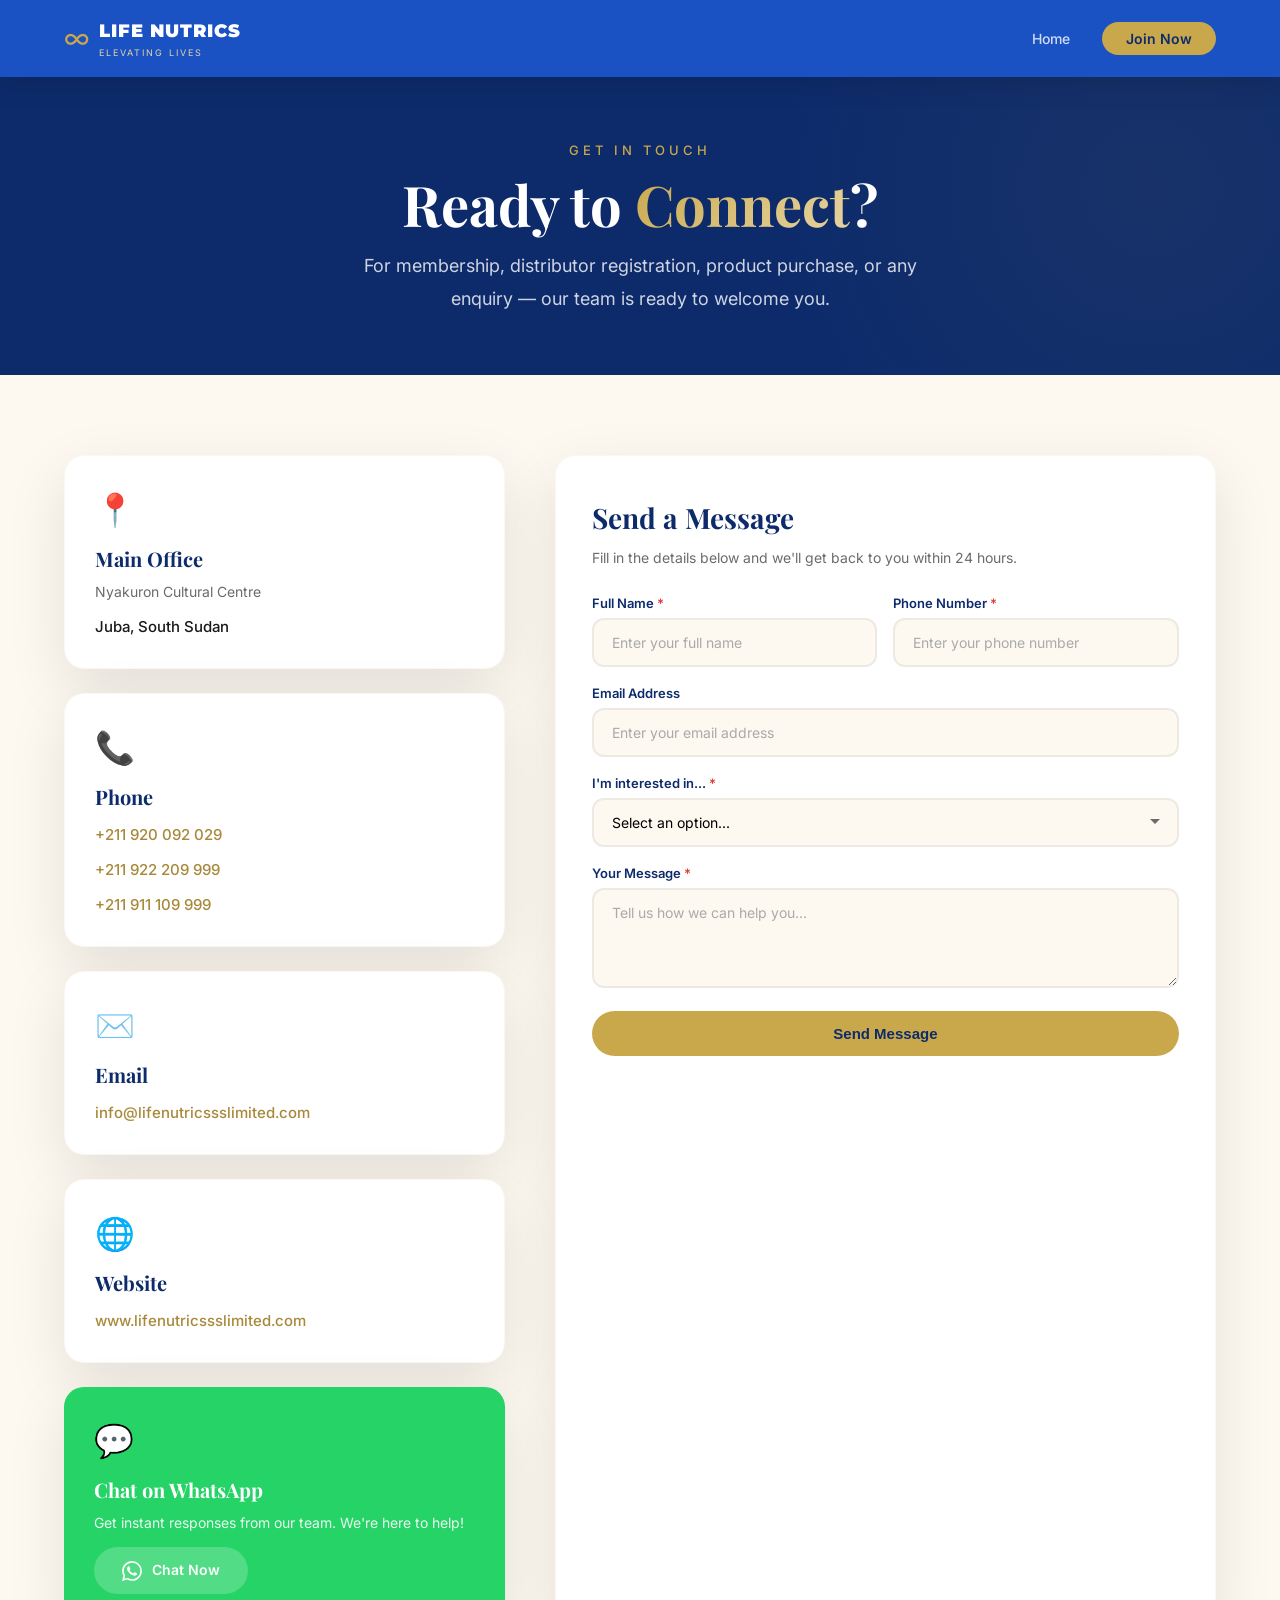
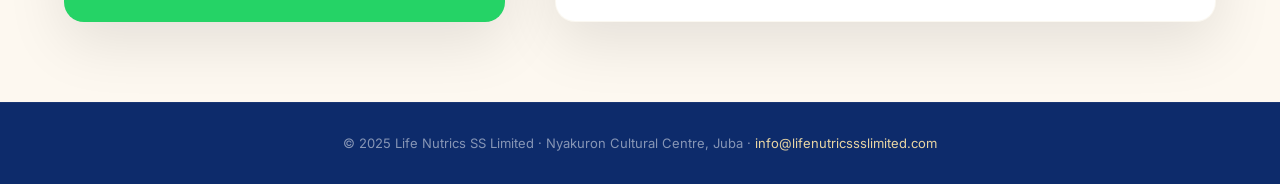
<file: join.html>
<!DOCTYPE html>
<html lang="en">
<head>
  <meta charset="UTF-8"/>
  <meta name="viewport" content="width=device-width, initial-scale=1.0"/>
  <title>Contact Us – Life Nutrics SS Limited</title>
  <link href="https://fonts.googleapis.com/css2?family=Playfair+Display:ital,wght@0,400;0,700;0,900;1,400&family=Inter:wght@300;400;500;600;700&family=Montserrat:wght@700;900&display=swap" rel="stylesheet"/>
  <style>
    /* ===== RESET & BASE ===== */
    * { margin: 0; padding: 0; box-sizing: border-box; }
    :root {
      --primary: #0D2B6B;
      --primary-light: #1A52C4;
      --gold: #c9a84c;
      --gold-light: #e8d5a3;
      --gold-dark: #a8893a;
      --cream: #fdf8f0;
      --white: #ffffff;
      --dark: #1a1a1a;
      --gray: #6b6b6b;
      --shadow: 0 20px 60px rgba(0,0,0,0.1);
      --transition: all 0.4s cubic-bezier(0.25, 0.46, 0.45, 0.94);
    }
    html { scroll-behavior: smooth; }
    body {
      font-family: 'Inter', sans-serif;
      background: var(--cream);
      color: var(--dark);
      line-height: 1.6;
      overflow-x: hidden;
    }
    a { text-decoration: none; color: inherit; }
    img { max-width: 100%; display: block; }
    .container { max-width: 1200px; margin: 0 auto; padding: 0 24px; }

    /* ===== NAV ===== */
    .nav {
      position: fixed;
      top: 0;
      left: 0;
      right: 0;
      z-index: 1000;
      padding: 16px 0;
      background: #1A52C4;
      backdrop-filter: blur(12px);
      box-shadow: 0 4px 30px rgba(0,0,0,0.15);
    }
    .nav-inner {
      display: flex;
      align-items: center;
      justify-content: space-between;
      max-width: 1200px;
      margin: 0 auto;
      padding: 0 24px;
    }
    .nav-brand a {
      display: flex;
      align-items: center;
      gap: 10px;
      text-decoration: none;
    }
    .brand-icon {
      font-size: 28px;
      color: var(--gold);
    }
    .brand-name {
      font-family: 'Montserrat', sans-serif;
      font-weight: 900;
      font-size: 18px;
      color: var(--white);
      letter-spacing: 1px;
    }
    .brand-tag {
      display: block;
      font-size: 9px;
      color: var(--gold-light);
      letter-spacing: 2px;
      text-transform: uppercase;
    }
    .nav-links {
      display: flex;
      align-items: center;
      gap: 32px;
      list-style: none;
    }
    .nav-links a {
      color: rgba(255,255,255,0.8);
      font-size: 14px;
      font-weight: 500;
      transition: var(--transition);
      position: relative;
    }
    .nav-links a:hover,
    .nav-links a.nav-active {
      color: var(--gold);
    }
    .nav-links a.nav-active::after {
      content: '';
      position: absolute;
      bottom: -4px;
      left: 0;
      right: 0;
      height: 2px;
      background: var(--gold);
    }
    .btn-nav {
      background: var(--gold);
      color: var(--primary) !important;
      padding: 8px 24px;
      border-radius: 50px;
      font-weight: 600 !important;
      transition: var(--transition);
    }
    .btn-nav:hover {
      background: var(--gold-light);
      transform: translateY(-2px);
    }
    .hamburger {
      display: none;
      flex-direction: column;
      gap: 5px;
      background: none;
      border: none;
      cursor: pointer;
      padding: 5px;
    }
    .hamburger span {
      display: block;
      width: 28px;
      height: 2px;
      background: var(--white);
      transition: var(--transition);
    }
    .hamburger.active span:nth-child(1) { transform: rotate(45deg) translate(5px, 5px); }
    .hamburger.active span:nth-child(2) { opacity: 0; }
    .hamburger.active span:nth-child(3) { transform: rotate(-45deg) translate(5px, -5px); }

    /* ===== PAGE HERO ===== */
    .page-hero {
      padding: 140px 0 60px;
      background: var(--primary);
      text-align: center;
      position: relative;
      overflow: hidden;
    }
    .page-hero::before {
      content: '';
      position: absolute;
      top: -50%;
      right: -20%;
      width: 60%;
      height: 200%;
      background: radial-gradient(ellipse, rgba(201, 168, 76, 0.06) 0%, transparent 70%);
      pointer-events: none;
    }
    .page-hero .container {
      position: relative;
      z-index: 2;
    }
    .page-hero .hero-eyebrow {
      font-size: 13px;
      letter-spacing: 4px;
      text-transform: uppercase;
      color: var(--gold);
      font-weight: 500;
      margin-bottom: 12px;
    }
    .page-hero h1 {
      font-family: 'Playfair Display', serif;
      font-size: 56px;
      color: var(--white);
      margin-bottom: 16px;
      line-height: 1.1;
    }
    .page-hero .hero-accent {
      background: linear-gradient(135deg, var(--gold), var(--gold-light));
      -webkit-background-clip: text;
      -webkit-text-fill-color: transparent;
      background-clip: text;
    }
    .page-hero .hero-sub {
      font-size: 18px;
      color: rgba(255,255,255,0.8);
      max-width: 600px;
      margin: 0 auto;
      line-height: 1.8;
    }

    /* ===== CONTACT SECTION ===== */
    .contact-section {
      padding: 60px 0 80px;
      background: var(--cream);
    }

    .contact-wrapper {
      display: grid;
      grid-template-columns: 1fr 1.5fr;
      gap: 50px;
      margin-top: 20px;
    }

    /* Contact Info Side */
    .contact-info-side {
      display: flex;
      flex-direction: column;
      gap: 24px;
    }

    .contact-info-card {
      background: var(--white);
      padding: 28px 30px;
      border-radius: 20px;
      box-shadow: var(--shadow);
      border: 1px solid rgba(201, 168, 76, 0.08);
      transition: var(--transition);
    }

    .contact-info-card:hover {
      transform: translateY(-4px);
      box-shadow: 0 30px 70px rgba(0,0,0,0.08);
      border-color: rgba(201, 168, 76, 0.2);
    }

    .contact-info-card .ci-icon {
      font-size: 32px;
      display: block;
      margin-bottom: 8px;
    }

    .contact-info-card h4 {
      font-family: 'Playfair Display', serif;
      font-size: 20px;
      color: var(--primary);
      margin-bottom: 4px;
    }

    .contact-info-card p {
      font-size: 14px;
      color: var(--gray);
      line-height: 1.8;
    }

    .contact-info-card .ci-detail {
      margin-top: 8px;
      font-size: 15px;
      color: var(--dark);
      font-weight: 500;
    }

    .contact-info-card .ci-detail a {
      color: var(--gold-dark);
      transition: var(--transition);
    }

    .contact-info-card .ci-detail a:hover {
      color: var(--gold);
    }

    /* WhatsApp Quick Chat */
    .whatsapp-card {
      background: #25D366;
      color: var(--white);
      padding: 28px 30px;
      border-radius: 20px;
      box-shadow: var(--shadow);
      transition: var(--transition);
      border: none;
    }

    .whatsapp-card:hover {
      transform: translateY(-4px);
      box-shadow: 0 30px 70px rgba(37, 211, 102, 0.3);
    }

    .whatsapp-card .ci-icon {
      font-size: 32px;
      display: block;
      margin-bottom: 8px;
    }

    .whatsapp-card h4 {
      font-family: 'Playfair Display', serif;
      font-size: 20px;
      color: var(--white);
      margin-bottom: 4px;
    }

    .whatsapp-card p {
      font-size: 14px;
      color: rgba(255,255,255,0.9);
      line-height: 1.8;
      margin-bottom: 12px;
    }

    .btn-whatsapp {
      display: inline-flex;
      align-items: center;
      gap: 10px;
      background: rgba(255,255,255,0.2);
      color: var(--white);
      padding: 12px 28px;
      border-radius: 50px;
      font-weight: 600;
      font-size: 14px;
      transition: var(--transition);
      border: none;
      cursor: pointer;
      text-decoration: none;
    }

    .btn-whatsapp:hover {
      background: rgba(255,255,255,0.35);
      transform: translateY(-2px);
    }

    /* Form Side */
    .contact-form-wrapper {
      background: var(--white);
      padding: 40px 36px;
      border-radius: 20px;
      box-shadow: var(--shadow);
      border: 1px solid rgba(201, 168, 76, 0.08);
    }

    .contact-form-wrapper h3 {
      font-family: 'Playfair Display', serif;
      font-size: 28px;
      color: var(--primary);
      margin-bottom: 6px;
    }

    .contact-form-wrapper .form-subtitle {
      font-size: 14px;
      color: var(--gray);
      margin-bottom: 24px;
    }

    .form-row {
      display: grid;
      grid-template-columns: 1fr 1fr;
      gap: 16px;
    }

    .form-group {
      margin-bottom: 16px;
    }

    .form-group label {
      display: block;
      font-size: 13px;
      font-weight: 600;
      color: var(--primary);
      margin-bottom: 4px;
    }

    .form-group label .required {
      color: #e53935;
    }

    .contact-form-wrapper input,
    .contact-form-wrapper select,
    .contact-form-wrapper textarea {
      width: 100%;
      padding: 14px 18px;
      border: 2px solid rgba(0,0,0,0.06);
      border-radius: 12px;
      font-size: 14px;
      font-family: 'Inter', sans-serif;
      background: var(--cream);
      transition: var(--transition);
      outline: none;
    }

    .contact-form-wrapper input:focus,
    .contact-form-wrapper select:focus,
    .contact-form-wrapper textarea:focus {
      border-color: var(--gold);
      box-shadow: 0 0 0 4px rgba(201, 168, 76, 0.1);
      background: var(--white);
    }

    .contact-form-wrapper input::placeholder,
    .contact-form-wrapper textarea::placeholder {
      color: #aaa;
    }

    .contact-form-wrapper select {
      appearance: none;
      background-image: url("data:image/svg+xml,%3Csvg xmlns='http://www.w3.org/2000/svg' width='12' height='12' viewBox='0 0 12 12'%3E%3Cpath d='M6 8L1 3h10z' fill='%236b6b6b'/%3E%3C/svg%3E");
      background-repeat: no-repeat;
      background-position: right 16px center;
      cursor: pointer;
    }

    .btn-primary {
      background: var(--gold);
      color: var(--primary);
      padding: 14px 36px;
      border-radius: 50px;
      font-weight: 600;
      font-size: 15px;
      transition: var(--transition);
      border: none;
      cursor: pointer;
      text-decoration: none;
      display: inline-block;
      width: 100%;
    }

    .btn-primary:hover {
      transform: translateY(-3px);
      box-shadow: 0 12px 40px rgba(201, 168, 76, 0.4);
    }

    /* Success Message */
    .success-message {
      display: none;
      text-align: center;
      padding: 40px 20px;
    }

    .success-message.show {
      display: block;
      animation: fadeInUp 0.5s ease;
    }

    .success-message .success-icon {
      font-size: 64px;
      display: block;
      margin-bottom: 16px;
    }

    .success-message h3 {
      font-family: 'Playfair Display', serif;
      font-size: 28px;
      color: var(--primary);
      margin-bottom: 8px;
    }

    .success-message p {
      color: var(--gray);
      font-size: 16px;
      line-height: 1.8;
    }

    @keyframes fadeInUp {
      from {
        opacity: 0;
        transform: translateY(20px);
      }
      to {
        opacity: 1;
        transform: translateY(0);
      }
    }

    /* ===== FOOTER ===== */
    .footer {
      background: var(--primary);
      padding: 30px 0;
      border-top: 1px solid rgba(255,255,255,0.05);
    }
    .footer p {
      color: rgba(255,255,255,0.5);
      font-size: 13px;
      text-align: center;
    }
    .footer a {
      color: var(--gold-light);
      transition: var(--transition);
    }
    .footer a:hover {
      color: var(--gold);
    }

    /* ===== RESPONSIVE ===== */
    @media (max-width: 1024px) {
      .contact-wrapper {
        grid-template-columns: 1fr;
        gap: 30px;
      }
      .page-hero h1 {
        font-size: 44px;
      }
    }

    @media (max-width: 768px) {
      .nav-links {
        display: none;
        flex-direction: column;
        background: var(--primary);
        padding: 24px;
        border-radius: 16px;
        position: absolute;
        top: 70px;
        right: 20px;
        min-width: 200px;
        box-shadow: var(--shadow);
      }
      .nav-links.open { display: flex; }
      .hamburger { display: flex; }

      .form-row {
        grid-template-columns: 1fr;
      }

      .contact-form-wrapper {
        padding: 28px 20px;
      }

      .page-hero h1 {
        font-size: 36px;
      }

      .contact-info-card,
      .whatsapp-card {
        padding: 22px 20px;
      }
    }

    @media (max-width: 480px) {
      .page-hero h1 {
        font-size: 28px;
      }
      .page-hero .hero-sub {
        font-size: 15px;
      }
      .contact-form-wrapper h3 {
        font-size: 22px;
      }
      .btn-primary,
      .btn-whatsapp {
        font-size: 14px;
        padding: 12px 24px;
      }
    }
  </style>
</head>
<body>

  <!-- ===== NAV ===== -->
  <nav class="nav" id="navbar">
    <div class="nav-inner">
      <div class="nav-brand">
        <a href="index.html">
          <span class="brand-icon">∞</span>
          <div>
            <span class="brand-name">LIFE NUTRICS</span>
            <span class="brand-tag">Elevating Lives</span>
          </div>
        </a>
      </div>
      <ul class="nav-links" id="navLinks">
        <li><a href="index.html">Home</a></li>
        <li><a href="join.html" class="btn-nav">Join Now</a></li>
      </ul>
      <button class="hamburger" id="hamburger"><span></span><span></span><span></span></button>
    </div>
  </nav>

  <!-- ===== PAGE HERO ===== -->
  <section class="page-hero">
    <div class="container">
      <p class="hero-eyebrow">Get In Touch</p>
      <h1>Ready to <span class="hero-accent">Connect</span>?</h1>
      <p class="hero-sub">For membership, distributor registration, product purchase, or any enquiry — our team is ready to welcome you.</p>
    </div>
  </section>

  <!-- ===== CONTACT SECTION ===== -->
  <section class="contact-section" id="contact">
    <div class="container">
      <div class="contact-wrapper">
        <!-- Left Side - Contact Info -->
        <div class="contact-info-side">
          <div class="contact-info-card">
            <span class="ci-icon">📍</span>
            <h4>Main Office</h4>
            <p>Nyakuron Cultural Centre</p>
            <p class="ci-detail">Juba, South Sudan</p>
          </div>

          <div class="contact-info-card">
            <span class="ci-icon">📞</span>
            <h4>Phone</h4>
            <p class="ci-detail"><a href="tel:+211920092029">+211 920 092 029</a></p>
            <p class="ci-detail"><a href="tel:+211922209999">+211 922 209 999</a></p>
            <p class="ci-detail"><a href="tel:+211911109999">+211 911 109 999</a></p>
          </div>

          <div class="contact-info-card">
            <span class="ci-icon">✉️</span>
            <h4>Email</h4>
            <p class="ci-detail"><a href="mailto:info@lifenutricssslimited.com">info@lifenutricssslimited.com</a></p>
          </div>

          <div class="contact-info-card">
            <span class="ci-icon">🌐</span>
            <h4>Website</h4>
            <p class="ci-detail"><a href="https://www.lifenutricssslimited.com" target="_blank">www.lifenutricssslimited.com</a></p>
          </div>

          <!-- WhatsApp Quick Chat -->
          <div class="whatsapp-card">
            <span class="ci-icon">💬</span>
            <h4>Chat on WhatsApp</h4>
            <p>Get instant responses from our team. We're here to help!</p>
            <a href="https://wa.me/211920092029?text=Hello%20Life%20Nutrics%2C%20I%20would%20like%20to%20know%20more%20about%20your%20products%20and%20opportunities." 
               target="_blank" 
               class="btn-whatsapp">
              <svg width="20" height="20" viewBox="0 0 24 24" fill="currentColor">
                <path d="M17.472 14.382c-.297-.149-1.758-.867-2.03-.967-.273-.099-.471-.148-.67.15-.197.297-.767.966-.94 1.164-.173.199-.347.223-.644.075-.297-.15-1.255-.463-2.39-1.475-.883-.788-1.48-1.761-1.653-2.059-.173-.297-.018-.458.13-.606.134-.133.298-.347.446-.52.149-.174.198-.298.298-.497.099-.198.05-.371-.025-.52-.075-.149-.669-1.612-.916-2.207-.242-.579-.487-.5-.669-.51-.173-.008-.371-.01-.57-.01-.198 0-.52.074-.792.372-.272.297-1.04 1.016-1.04 2.479 0 1.462 1.065 2.875 1.213 3.074.149.198 2.096 3.2 5.077 4.487.709.306 1.262.489 1.694.625.712.227 1.36.195 1.871.118.571-.085 1.758-.719 2.006-1.413.248-.694.248-1.289.173-1.413-.074-.124-.272-.198-.57-.347m-5.421 7.403h-.004a9.87 9.87 0 01-5.031-1.378l-.361-.214-3.741.982.998-3.648-.235-.374a9.86 9.86 0 01-1.51-5.26c.001-5.45 4.436-9.884 9.888-9.884 2.64 0 5.122 1.03 6.988 2.898a9.825 9.825 0 012.893 6.994c-.003 5.45-4.437 9.884-9.885 9.884m8.413-18.297A11.815 11.815 0 0012.05 0C5.495 0 .16 5.335.157 11.892c0 2.096.547 4.142 1.588 5.945L.057 24l6.305-1.654a11.882 11.882 0 005.683 1.448h.005c6.554 0 11.89-5.335 11.893-11.893a11.821 11.821 0 00-3.48-8.413z"/>
              </svg>
              Chat Now
            </a>
          </div>
        </div>

        <!-- Right Side - Form -->
        <div class="contact-form-wrapper">
          <!-- Form Content -->
          <div id="formContent">
            <h3>Send a Message</h3>
            <p class="form-subtitle">Fill in the details below and we'll get back to you within 24 hours.</p>

            <form id="contactForm" onsubmit="handleForm(event)">
              <div class="form-row">
                <div class="form-group">
                  <label>Full Name <span class="required">*</span></label>
                  <input type="text" id="fullName" placeholder="Enter your full name" required />
                </div>
                <div class="form-group">
                  <label>Phone Number <span class="required">*</span></label>
                  <input type="tel" id="phoneNumber" placeholder="Enter your phone number" required />
                </div>
              </div>

              <div class="form-group">
                <label>Email Address</label>
                <input type="email" id="emailAddress" placeholder="Enter your email address" />
              </div>

              <div class="form-group">
                <label>I'm interested in... <span class="required">*</span></label>
                <select id="interest" required>
                  <option value="">Select an option...</option>
                  <option value="Becoming a Member">Becoming a Member</option>
                  <option value="Buying Nutrika">Buying Nutrika</option>
                  <option value="Buying Nu3Coffee">Buying Nu3Coffee</option>
                  <option value="Becoming a Distributor">Becoming a Distributor</option>
                  <option value="General Enquiry">General Enquiry</option>
                </select>
              </div>

              <div class="form-group">
                <label>Your Message <span class="required">*</span></label>
                <textarea id="message" placeholder="Tell us how we can help you..." rows="4" required></textarea>
              </div>

              <button type="submit" class="btn-primary">Send Message</button>
            </form>
          </div>

          <!-- Success Message -->
          <div class="success-message" id="successMessage">
            <span class="success-icon">✅</span>
            <h3>Message Sent Successfully!</h3>
            <p>Thank you for reaching out to Life Nutrics. Our team will contact you within 24 hours.</p>
            <br/>
            <button onclick="resetForm()" class="btn-primary" style="width:auto; padding: 12px 40px;">Send Another Message</button>
          </div>
        </div>
      </div>
    </div>
  </section>

  <!-- ===== FOOTER ===== -->
  <footer class="footer">
    <div class="container">
      <p>© 2025 Life Nutrics SS Limited · Nyakuron Cultural Centre, Juba · <a href="mailto:info@lifenutricssslimited.com">info@lifenutricssslimited.com</a></p>
    </div>
  </footer>

  <!-- ===== SCRIPTS ===== -->
  <script>
    // ===== NAV HAMBURGER =====
    const hamburger = document.getElementById('hamburger');
    const navLinks = document.getElementById('navLinks');
    hamburger.addEventListener('click', () => {
      navLinks.classList.toggle('open');
      hamburger.classList.toggle('active');
    });

    document.querySelectorAll('.nav-links a').forEach(link => {
      link.addEventListener('click', () => {
        navLinks.classList.remove('open');
        hamburger.classList.remove('active');
      });
    });

    // ===== FORM HANDLER - Sends to WhatsApp & Email =====
    function handleForm(e) {
      e.preventDefault();

      // Get form values
      const name = document.getElementById('fullName').value.trim();
      const phone = document.getElementById('phoneNumber').value.trim();
      const email = document.getElementById('emailAddress').value.trim();
      const interest = document.getElementById('interest').value;
      const message = document.getElementById('message').value.trim();

      // Validate
      if (!name || !phone || !interest || !message) {
        alert('Please fill in all required fields.');
        return;
      }

      // Build WhatsApp message
      const whatsappMessage = `Hello Life Nutrics,%0A%0A📌 *New Enquiry*%0A%0A👤 *Name:* ${encodeURIComponent(name)}%0A📞 *Phone:* ${encodeURIComponent(phone)}%0A✉️ *Email:* ${encodeURIComponent(email || 'Not provided')}%0A📋 *Interest:* ${encodeURIComponent(interest)}%0A%0A💬 *Message:*%0A${encodeURIComponent(message)}%0A%0A-- Sent from Life Nutrics Contact Form`;

      // WhatsApp number (replace with your actual number)
      const whatsappNumber = '211920092029';

      // Open WhatsApp with pre-filled message
      const whatsappURL = `https://wa.me/${whatsappNumber}?text=${whatsappMessage}`;
      window.open(whatsappURL, '_blank');

      // Also send via email
      const emailSubject = `New Enquiry from ${name}`;
      const emailBody = `
        New Enquiry from Life Nutrics Website
        -------------------------------------
        Name: ${name}
        Phone: ${phone}
        Email: ${email || 'Not provided'}
        Interest: ${interest}

        Message:
        ${message}
        -------------------------------------
        Sent from Life Nutrics Contact Form
      `;

      // Create email link
      const emailLink = `mailto:info@lifenutricssslimited.com?subject=${encodeURIComponent(emailSubject)}&body=${encodeURIComponent(emailBody)}`;
      
      // Try to open email as well (may not work on mobile, but that's okay)
      setTimeout(() => {
        window.open(emailLink, '_blank');
      }, 1000);

      // Show success message
      document.getElementById('formContent').style.display = 'none';
      document.getElementById('successMessage').classList.add('show');
    }

    // ===== RESET FORM =====
    function resetForm() {
      document.getElementById('contactForm').reset();
      document.getElementById('formContent').style.display = 'block';
      document.getElementById('successMessage').classList.remove('show');
      window.scrollTo({ top: 0, behavior: 'smooth' });
    }
  </script>

</body>
</html>
</file>
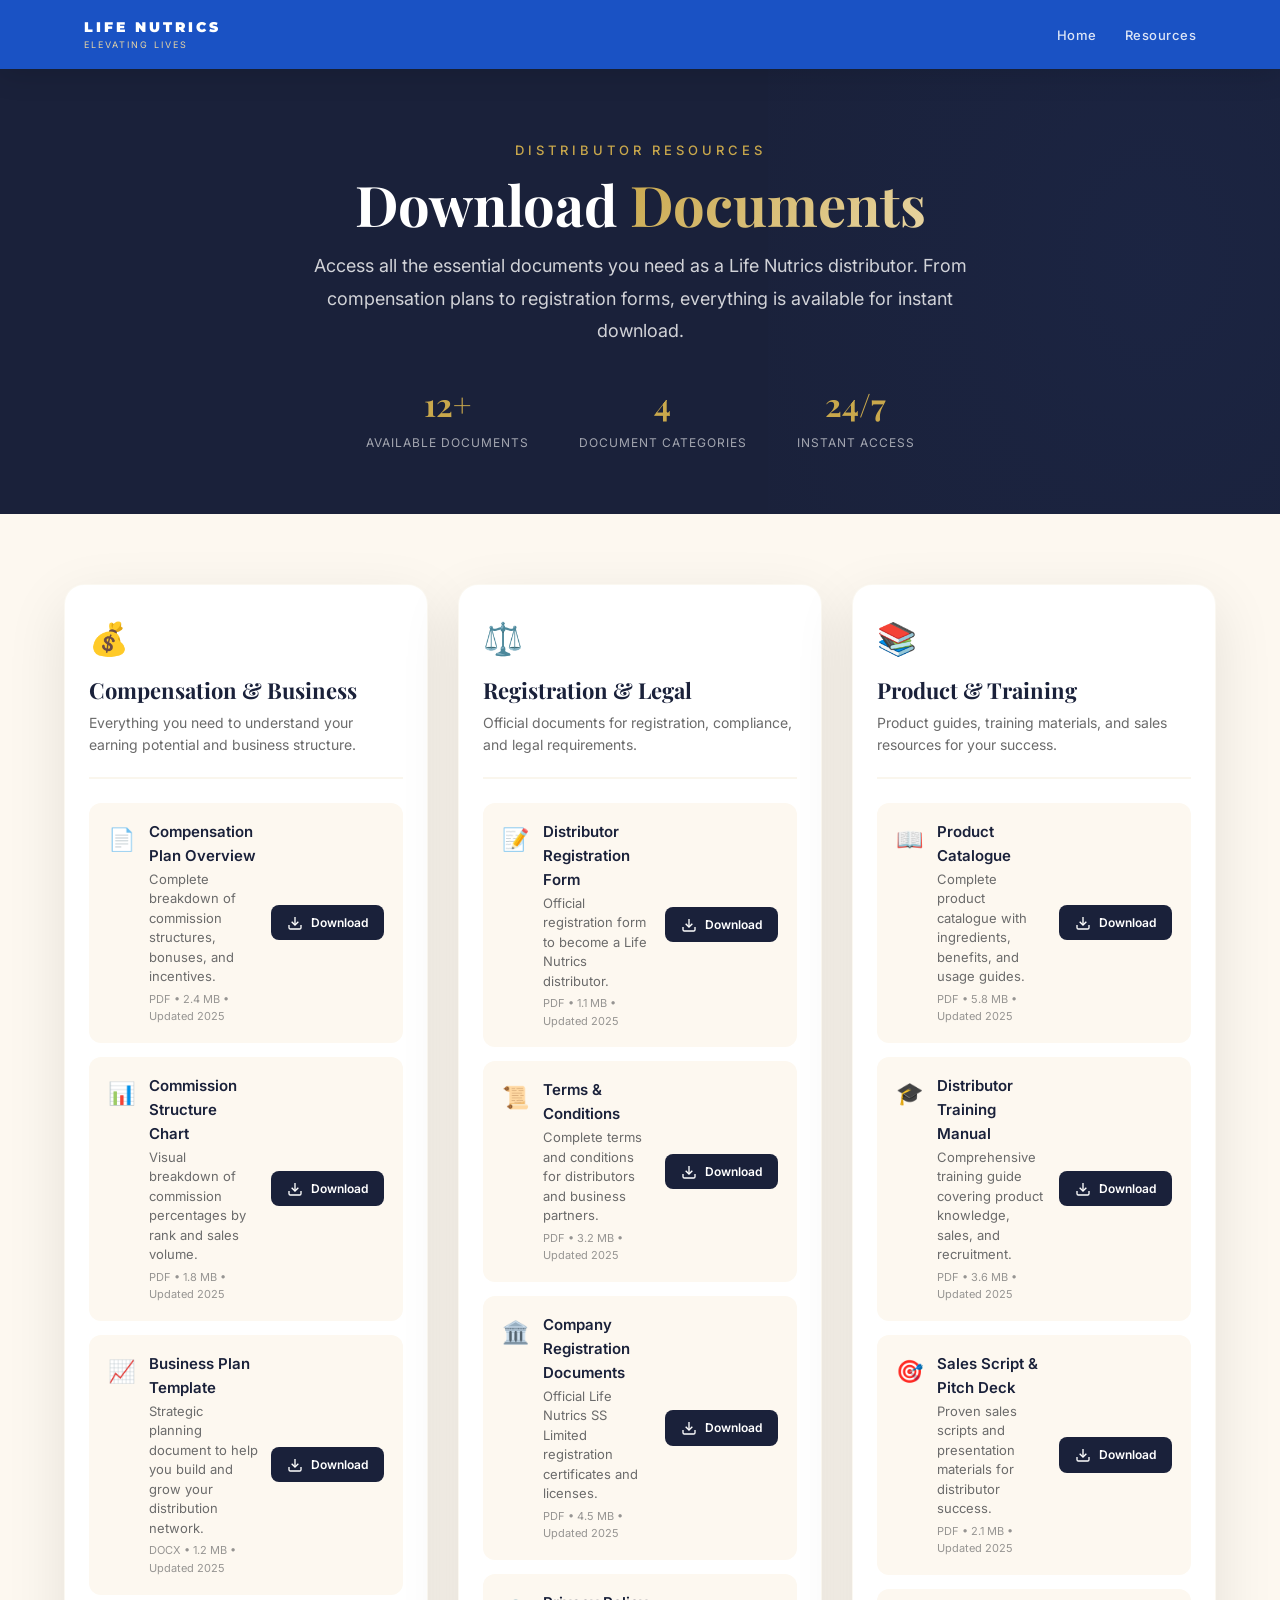
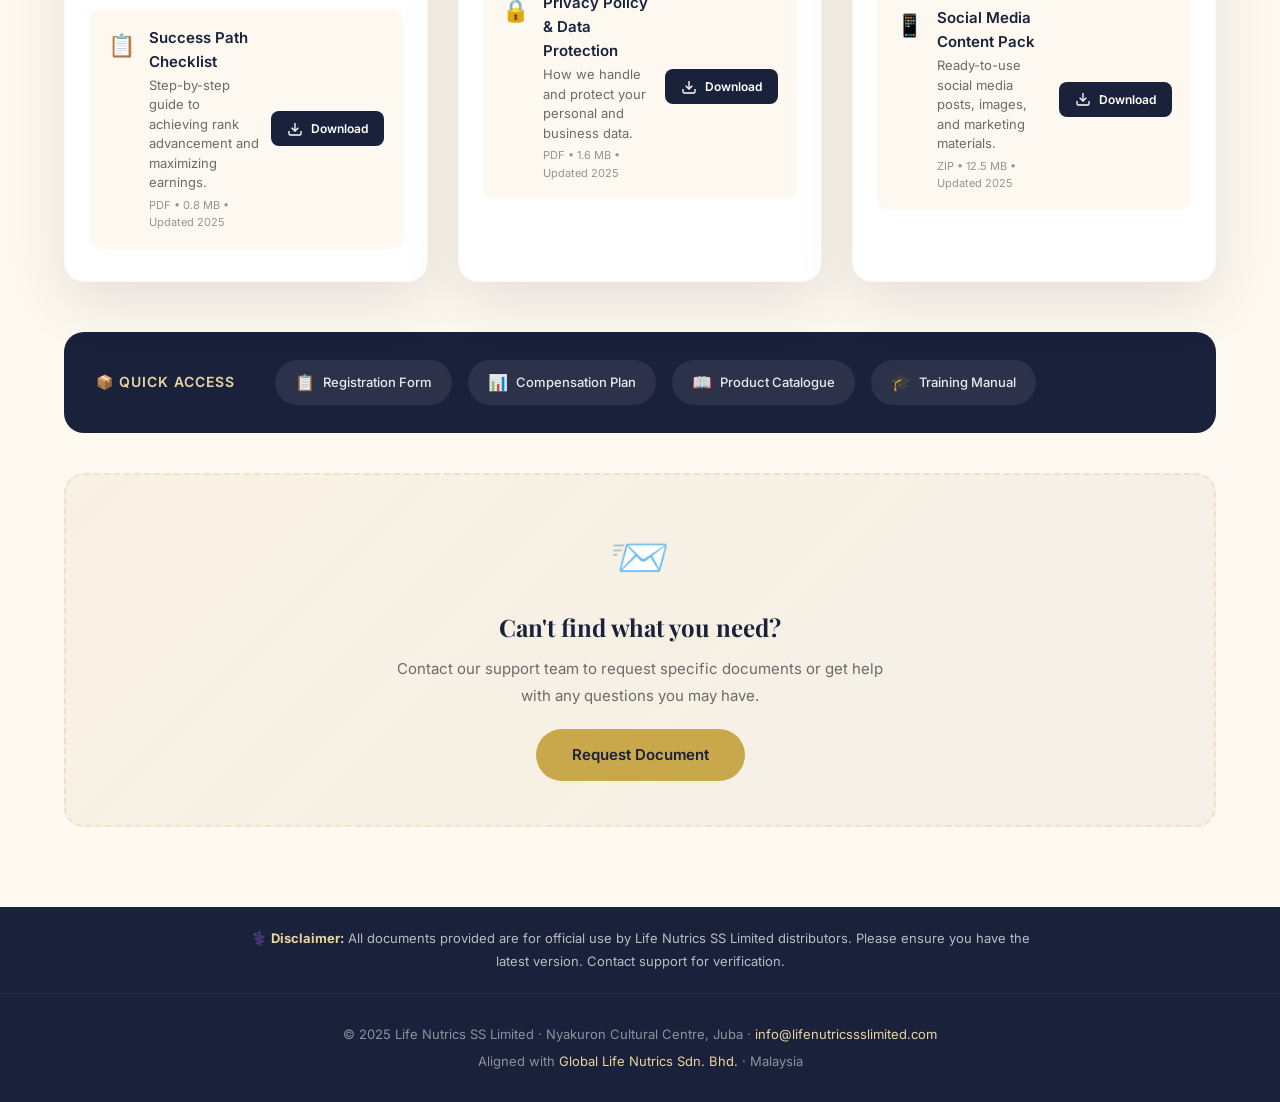
<file: resources.html>
<!DOCTYPE html>
<html lang="en">
<head>
  <meta charset="UTF-8"/>
  <meta name="viewport" content="width=device-width, initial-scale=1.0"/>
  <title>Resources – Life Nutrics SS Limited</title>
  <link href="https://fonts.googleapis.com/css2?family=Playfair+Display:ital,wght@0,400;0,700;0,900;1,400&family=Inter:wght@300;400;500;600;700&family=Montserrat:wght@700;900&display=swap" rel="stylesheet"/>
  <!-- Language System -->
<script src="languages.js"></script>
  <style>
    /* ===== RESET & BASE ===== */
    * { margin: 0; padding: 0; box-sizing: border-box; }
    :root {
      --primary: #1a213a;
      --primary-light: #3d6ec9;
      --gold: #c9a84c;
      --gold-light: #e8d5a3;
      --gold-dark: #a8893a;
      --cream: #fdf8f0;
      --white: #ffffff;
      --dark: #1a1a1a;
      --gray: #6b6b6b;
      --shadow: 0 20px 60px rgba(0,0,0,0.1);
      --transition: all 0.4s cubic-bezier(0.25, 0.46, 0.45, 0.94);
    }
    html { scroll-behavior: smooth; }
    body {
      font-family: 'Inter', sans-serif;
      background: var(--cream);
      color: var(--dark);
      line-height: 1.6;
      overflow-x: hidden;
    }
    a { text-decoration: none; color: inherit; }
    img { max-width: 100%; display: block; }
    .container { max-width: 1200px; margin: 0 auto; padding: 0 24px; }

    /* ===== NAV ===== */
    .nav {
      position: fixed;
      top: 0;
      left: 0;
      right: 0;
      z-index: 1000;
      padding: 16px 0;
      background: #1A52C4;
      backdrop-filter: blur(12px);
      box-shadow: 0 4px 30px rgba(0,0,0,0.15);
    }
.nav.scrolled {
  background: var(--blue-deep);
  box-shadow: 0 2px 20px rgba(0,0,0,0.25);
  padding: 10px 0;
}
.nav-inner {
  max-width: 1160px;
  margin: 0 auto;
  padding: 0 24px;
  display: flex;
  align-items: center;
  justify-content: space-between;
  gap: 24px;
}
.nav-brand {
  display: flex;
  align-items: center;
  gap: 10px;
  color: var(--white);
}
.brand-icon {
  font-size: 28px;
  color: var(--gold-light);
  font-weight: 900;
  line-height: 1;
}
.brand-name {
  display: block;
  font-family: 'Montserrat', sans-serif;
  font-size: 14px;
  font-weight: 900;
  letter-spacing: 3px;
  color: var(--white);
}
.brand-tag {
  display: block;
  font-size: 9px;
  letter-spacing: 2px;
  color: var(--gold-light);
  text-transform: uppercase;
}
.nav-links {
  display: flex;
  align-items: center;
  gap: 28px;
  list-style: none;
}
.nav-links a {
  color: rgba(255,255,255,0.85);
  font-size: 13px;
  font-weight: 500;
  letter-spacing: 0.5px;
  transition: color 0.2s;
}
.nav-links a:hover { color: var(--gold-light); }
.btn-nav {
  background: var(--gold);
  color: var(--white) !important;
  padding: 8px 20px;
  border-radius: 50px;
  font-weight: 600 !important;
  transition: background 0.2s, transform 0.2s !important;
}
.btn-nav:hover { background: var(--gold-light); color: var(--dark) !important; transform: translateY(-1px); }

.hamburger {
  display: none;
  flex-direction: column;
  gap: 5px;
  background: none;
  border: none;
  cursor: pointer;
  padding: 4px;
}
.hamburger span {
  display: block;
  width: 24px;
  height: 2px;
  background: var(--white);
  border-radius: 2px;
  transition: transform 0.3s, opacity 0.3s;
}
.hamburger.active span:nth-child(1) { transform: translateY(7px) rotate(45deg); }
.hamburger.active span:nth-child(2) { opacity: 0; }
.hamburger.active span:nth-child(3) { transform: translateY(-7px) rotate(-45deg); }
    

/* ===== PAGE HERO ===== */
    .page-hero {
      padding: 140px 0 60px;
      background: var(--primary);
      text-align: center;
      position: relative;
      overflow: hidden;
    }
    .page-hero::before {
      content: '';
      position: absolute;
      top: -50%;
      right: -20%;
      width: 60%;
      height: 200%;
      background: radial-gradient(ellipse, rgba(48, 89, 193, 0.06) 0%, transparent 90%);
      pointer-events: none;
    }
    .page-hero .container {
      position: relative;
      z-index: 2;
    }
    .page-hero .hero-eyebrow {
      font-size: 13px;
      letter-spacing: 4px;
      text-transform: uppercase;
      color: var(--gold);
      font-weight: 500;
      margin-bottom: 12px;
    }
    .page-hero h1 {
      font-family: 'Playfair Display', serif;
      font-size: 56px;
      color: var(--white);
      margin-bottom: 16px;
      line-height: 1.1;
    }
    .page-hero .hero-accent {
      background: linear-gradient(135deg, var(--gold), var(--gold-light));
      -webkit-background-clip: text;
      -webkit-text-fill-color: transparent;
      background-clip: text;
    }
    .page-hero .hero-sub {
      font-size: 18px;
      color: rgba(255,255,255,0.8);
      max-width: 680px;
      margin: 0 auto 20px;
      line-height: 1.8;
    }
    .page-hero .hero-stats {
      display: flex;
      justify-content: center;
      gap: 50px;
      margin-top: 30px;
      flex-wrap: wrap;
    }
    .page-hero .hero-stat {
      text-align: center;
    }
    .page-hero .stat-num {
      display: block;
      font-family: 'Playfair Display', serif;
      font-size: 32px;
      color: var(--gold);
      font-weight: 700;
    }
    .page-hero .stat-label {
      font-size: 12px;
      color: rgba(255,255,255,0.6);
      letter-spacing: 1px;
      text-transform: uppercase;
    }

    /* ===== RESOURCES SECTION ===== */
    .resources-section {
      padding: 60px 0 80px;
      background: var(--cream);
    }

    .section-label {
      font-size: 12px;
      letter-spacing: 4px;
      text-transform: uppercase;
      color: var(--gold-dark);
      font-weight: 600;
      margin-bottom: 8px;
    }
    .section-title {
      font-family: 'Playfair Display', serif;
      font-size: 40px;
      color: var(--primary);
      margin-bottom: 16px;
    }
    .section-sub {
      font-size: 17px;
      color: var(--gray);
      max-width: 680px;
      line-height: 1.8;
      margin-bottom: 48px;
    }

    .resources-grid {
      display: grid;
      grid-template-columns: repeat(3, 1fr);
      gap: 30px;
      margin-top: 10px;
    }

    .resource-category {
      background: var(--white);
      border-radius: 20px;
      padding: 28px 24px 32px;
      box-shadow: var(--shadow);
      border: 1px solid rgba(201, 168, 76, 0.08);
      transition: var(--transition);
    }

    .resource-category:hover {
      transform: translateY(-4px);
      box-shadow: 0 30px 70px rgba(0,0,0,0.08);
      border-color: rgba(201, 168, 76, 0.2);
    }

    .category-header {
      margin-bottom: 24px;
      padding-bottom: 20px;
      border-bottom: 2px solid rgba(201, 168, 76, 0.1);
    }

    .category-icon {
      font-size: 32px;
      display: block;
      margin-bottom: 8px;
    }

    .category-header h3 {
      font-family: 'Playfair Display', serif;
      font-size: 22px;
      color: var(--primary);
      margin-bottom: 4px;
    }

    .category-header p {
      font-size: 14px;
      color: var(--gray);
      line-height: 1.6;
    }

    .resource-list {
      display: flex;
      flex-direction: column;
      gap: 14px;
    }

    .resource-item {
      display: flex;
      align-items: center;
      justify-content: space-between;
      padding: 16px 18px;
      background: var(--cream);
      border-radius: 12px;
      transition: var(--transition);
      border: 1px solid transparent;
      gap: 12px;
    }

    .resource-item:hover {
      background: rgba(201, 168, 76, 0.05);
      border-color: rgba(201, 168, 76, 0.15);
    }

    .resource-info {
      display: flex;
      align-items: flex-start;
      gap: 14px;
      flex: 1;
      min-width: 0;
    }

    .resource-icon {
      font-size: 22px;
      flex-shrink: 0;
      margin-top: 2px;
    }

    .resource-info h4 {
      font-size: 15px;
      color: var(--primary);
      margin-bottom: 2px;
      font-weight: 600;
    }

    .resource-info p {
      font-size: 13px;
      color: var(--gray);
      line-height: 1.5;
      margin-bottom: 4px;
    }

    .resource-meta {
      font-size: 11px;
      color: var(--gray);
      opacity: 0.7;
      display: block;
    }

    .download-btn {
      display: inline-flex;
      align-items: center;
      gap: 8px;
      padding: 8px 16px;
      background: var(--primary);
      color: var(--white);
      border-radius: 8px;
      font-size: 12px;
      font-weight: 600;
      transition: var(--transition);
      border: none;
      cursor: pointer;
      flex-shrink: 0;
      text-decoration: none;
    }

    .download-btn:hover {
      background: var(--gold);
      color: var(--primary);
      transform: translateY(-2px);
      box-shadow: 0 8px 24px rgba(201, 168, 76, 0.3);
    }

    .download-btn svg {
      width: 16px;
      height: 16px;
    }

    /* ===== QUICK ACCESS ===== */
    .quick-access {
      margin-top: 50px;
      background: var(--primary);
      border-radius: 20px;
      padding: 28px 32px;
    }

    .quick-access-inner {
      display: flex;
      align-items: center;
      gap: 40px;
      flex-wrap: wrap;
    }

    .quick-label {
      color: var(--gold-light);
      font-weight: 600;
      font-size: 14px;
      letter-spacing: 1px;
      text-transform: uppercase;
    }

    .quick-links {
      display: flex;
      gap: 16px;
      flex-wrap: wrap;
    }

    .quick-link {
      display: inline-flex;
      align-items: center;
      gap: 8px;
      padding: 10px 20px;
      background: rgba(255,255,255,0.08);
      border-radius: 50px;
      color: rgba(255,255,255,0.9);
      font-size: 13px;
      font-weight: 500;
      transition: var(--transition);
      text-decoration: none;
    }

    .quick-link:hover {
      background: var(--gold);
      color: var(--primary);
      transform: translateY(-2px);
    }

    .ql-icon {
      font-size: 16px;
    }

    /* ===== REQUEST SECTION ===== */
    .request-section {
      margin-top: 40px;
      padding: 44px 40px;
      background: linear-gradient(135deg, rgba(201, 168, 76, 0.08), rgba(26, 58, 43, 0.04));
      border-radius: 20px;
      border: 2px dashed rgba(201, 168, 76, 0.2);
      text-align: center;
    }

    .request-content {
      max-width: 500px;
      margin: 0 auto;
    }

    .request-icon {
      font-size: 48px;
      display: block;
      margin-bottom: 12px;
    }

    .request-content h3 {
      font-family: 'Playfair Display', serif;
      font-size: 24px;
      color: var(--primary);
      margin-bottom: 8px;
    }

    .request-content p {
      color: var(--gray);
      font-size: 15px;
      line-height: 1.8;
      margin-bottom: 20px;
    }

    .request-content .btn-primary {
      display: inline-block;
      text-decoration: none;
      background: var(--gold);
      color: var(--primary);
      padding: 14px 36px;
      border-radius: 50px;
      font-weight: 600;
      font-size: 15px;
      transition: var(--transition);
      border: none;
      cursor: pointer;
    }

    .request-content .btn-primary:hover {
      transform: translateY(-3px);
      box-shadow: 0 12px 40px rgba(201, 168, 76, 0.4);
    }

    /* ===== DISCLAIMER ===== */
    .disclaimer-bar {
      background: var(--primary);
      padding: 20px 0;
    }
    .disclaimer-bar p {
      color: rgba(255,255,255,0.7);
      font-size: 13px;
      text-align: center;
      max-width: 800px;
      margin: 0 auto;
      line-height: 1.8;
    }
    .disclaimer-bar strong {
      color: var(--gold-light);
    }

    /* ===== FOOTER ===== */
    .footer {
      background: var(--primary);
      padding: 30px 0;
      border-top: 1px solid rgba(255,255,255,0.05);
    }
    .footer p {
      color: rgba(255,255,255,0.5);
      font-size: 13px;
      text-align: center;
    }
    .footer a {
      color: var(--gold-light);
      transition: var(--transition);
    }
    .footer a:hover {
      color: var(--gold);
    }
    .footer-global {
      font-size: 12px;
      margin-top: 6px;
    }

    /* ===== RESPONSIVE ===== */
    @media (max-width: 1024px) {
      .resources-grid {
        grid-template-columns: 1fr 1fr;
      }
      .page-hero h1 {
        font-size: 44px;
      }
    }

    @media (max-width: 768px) {
      .nav-links {
        display: none;
        flex-direction: column;
        background: var(--primary);
        padding: 24px;
        border-radius: 16px;
        position: absolute;
        top: 70px;
        right: 20px;
        min-width: 200px;
        box-shadow: var(--shadow);
      }
      .nav-links.open { display: flex; }
      .hamburger { display: flex; }

      .resources-grid {
        grid-template-columns: 1fr;
      }

      .page-hero h1 {
        font-size: 36px;
      }
      .page-hero .hero-stats {
        gap: 20px;
      }
      .page-hero .stat-num {
        font-size: 24px;
      }

      .resource-item {
        flex-direction: column;
        align-items: stretch;
        gap: 12px;
      }

      .download-btn {
        align-self: flex-start;
      }

      .quick-access-inner {
        flex-direction: column;
        align-items: flex-start;
        gap: 16px;
      }

      .quick-links {
        width: 100%;
      }

      .quick-link {
        flex: 1;
        justify-content: center;
        min-width: 120px;
        font-size: 12px;
        padding: 8px 14px;
      }

      .request-section {
        padding: 28px 20px;
      }
    }

    @media (max-width: 480px) {
      .page-hero h1 {
        font-size: 28px;
      }
      .resource-info {
        flex-direction: column;
        align-items: flex-start;
      }
      .section-title {
        font-size: 30px;
      }
      .quick-link {
        min-width: 100px;
      }
    }
  </style>
</head>
<body>

  <!-- ===== NAV ===== -->
  <nav class="nav" id="navbar">
    <div class="nav-inner">
      <div class="nav-brand">
        <a href="index.html">
          <span class="brand-icon"></span>
          <div>
            <span class="brand-name">LIFE NUTRICS</span>
            <span class="brand-tag">Elevating Lives</span>
          </div>
        </a>
      </div>
      <ul class="nav-links" id="navLinks">
        <li><a href="index.html">Home</a></li>
       <li><a href="#resources.html"class="nav-active">Resources</a></li>
      </ul>
      <button class="hamburger" id="hamburger"><span></span><span></span><span></span></button>
    </div>
  </nav>

  <!-- ===== PAGE HERO ===== -->
  <section class="page-hero">
    <div class="container">
      <p class="hero-eyebrow">Distributor Resources</p>
      <h1>Download <span class="hero-accent">Documents</span></h1>
      <p class="hero-sub">Access all the essential documents you need as a Life Nutrics distributor. From compensation plans to registration forms, everything is available for instant download.</p>
      <div class="hero-stats">
        <div class="hero-stat">
          <span class="stat-num">12+</span>
          <span class="stat-label">Available Documents</span>
        </div>
        <div class="hero-stat">
          <span class="stat-num">4</span>
          <span class="stat-label">Document Categories</span>
        </div>
        <div class="hero-stat">
          <span class="stat-num">24/7</span>
          <span class="stat-label">Instant Access</span>
        </div>
      </div>
    </div>
  </section>

  <!-- ===== RESOURCES SECTION ===== -->
  <section class="resources-section" id="resources">
    <div class="container">

      <div class="resources-grid">

        <!-- Category 1: Compensation & Business -->
        <div class="resource-category">
          <div class="category-header">
            <span class="category-icon">💰</span>
            <h3>Compensation & Business</h3>
            <p>Everything you need to understand your earning potential and business structure.</p>
          </div>
          <div class="resource-list">
            <div class="resource-item">
              <div class="resource-info">
                <span class="resource-icon">📄</span>
                <div>
                  <h4>Compensation Plan Overview</h4>
                  <p>Complete breakdown of commission structures, bonuses, and incentives.</p>
                  <span class="resource-meta">PDF • 2.4 MB • Updated 2025</span>
                </div>
              </div>
              <a href="#" class="download-btn" download>
                <svg width="20" height="20" viewBox="0 0 24 24" fill="none" stroke="currentColor" stroke-width="2"><path d="M21 15v4a2 2 0 0 1-2 2H5a2 2 0 0 1-2-2v-4"/><polyline points="7 10 12 15 17 10"/><line x1="12" y1="15" x2="12" y2="3"/></svg>
                Download
              </a>
            </div>

            <div class="resource-item">
              <div class="resource-info">
                <span class="resource-icon">📊</span>
                <div>
                  <h4>Commission Structure Chart</h4>
                  <p>Visual breakdown of commission percentages by rank and sales volume.</p>
                  <span class="resource-meta">PDF • 1.8 MB • Updated 2025</span>
                </div>
              </div>
              <a href="#" class="download-btn" download>
                <svg width="20" height="20" viewBox="0 0 24 24" fill="none" stroke="currentColor" stroke-width="2"><path d="M21 15v4a2 2 0 0 1-2 2H5a2 2 0 0 1-2-2v-4"/><polyline points="7 10 12 15 17 10"/><line x1="12" y1="15" x2="12" y2="3"/></svg>
                Download
              </a>
            </div>

            <div class="resource-item">
              <div class="resource-info">
                <span class="resource-icon">📈</span>
                <div>
                  <h4>Business Plan Template</h4>
                  <p>Strategic planning document to help you build and grow your distribution network.</p>
                  <span class="resource-meta">DOCX • 1.2 MB • Updated 2025</span>
                </div>
              </div>
              <a href="#" class="download-btn" download>
                <svg width="20" height="20" viewBox="0 0 24 24" fill="none" stroke="currentColor" stroke-width="2"><path d="M21 15v4a2 2 0 0 1-2 2H5a2 2 0 0 1-2-2v-4"/><polyline points="7 10 12 15 17 10"/><line x1="12" y1="15" x2="12" y2="3"/></svg>
                Download
              </a>
            </div>

            <div class="resource-item">
              <div class="resource-info">
                <span class="resource-icon">📋</span>
                <div>
                  <h4>Success Path Checklist</h4>
                  <p>Step-by-step guide to achieving rank advancement and maximizing earnings.</p>
                  <span class="resource-meta">PDF • 0.8 MB • Updated 2025</span>
                </div>
              </div>
              <a href="#" class="download-btn" download>
                <svg width="20" height="20" viewBox="0 0 24 24" fill="none" stroke="currentColor" stroke-width="2"><path d="M21 15v4a2 2 0 0 1-2 2H5a2 2 0 0 1-2-2v-4"/><polyline points="7 10 12 15 17 10"/><line x1="12" y1="15" x2="12" y2="3"/></svg>
                Download
              </a>
            </div>
          </div>
        </div>

        <!-- Category 2: Registration & Legal -->
        <div class="resource-category">
          <div class="category-header">
            <span class="category-icon">⚖️</span>
            <h3>Registration & Legal</h3>
            <p>Official documents for registration, compliance, and legal requirements.</p>
          </div>
          <div class="resource-list">
            <div class="resource-item">
              <div class="resource-info">
                <span class="resource-icon">📝</span>
                <div>
                  <h4>Distributor Registration Form</h4>
                  <p>Official registration form to become a Life Nutrics distributor.</p>
                  <span class="resource-meta">PDF • 1.1 MB • Updated 2025</span>
                </div>
              </div>
              <a href="#" class="download-btn" download>
                <svg width="20" height="20" viewBox="0 0 24 24" fill="none" stroke="currentColor" stroke-width="2"><path d="M21 15v4a2 2 0 0 1-2 2H5a2 2 0 0 1-2-2v-4"/><polyline points="7 10 12 15 17 10"/><line x1="12" y1="15" x2="12" y2="3"/></svg>
                Download
              </a>
            </div>

            <div class="resource-item">
              <div class="resource-info">
                <span class="resource-icon">📜</span>
                <div>
                  <h4>Terms & Conditions</h4>
                  <p>Complete terms and conditions for distributors and business partners.</p>
                  <span class="resource-meta">PDF • 3.2 MB • Updated 2025</span>
                </div>
              </div>
              <a href="#" class="download-btn" download>
                <svg width="20" height="20" viewBox="0 0 24 24" fill="none" stroke="currentColor" stroke-width="2"><path d="M21 15v4a2 2 0 0 1-2 2H5a2 2 0 0 1-2-2v-4"/><polyline points="7 10 12 15 17 10"/><line x1="12" y1="15" x2="12" y2="3"/></svg>
                Download
              </a>
            </div>

            <div class="resource-item">
              <div class="resource-info">
                <span class="resource-icon">🏛️</span>
                <div>
                  <h4>Company Registration Documents</h4>
                  <p>Official Life Nutrics SS Limited registration certificates and licenses.</p>
                  <span class="resource-meta">PDF • 4.5 MB • Updated 2025</span>
                </div>
              </div>
              <a href="#" class="download-btn" download>
                <svg width="20" height="20" viewBox="0 0 24 24" fill="none" stroke="currentColor" stroke-width="2"><path d="M21 15v4a2 2 0 0 1-2 2H5a2 2 0 0 1-2-2v-4"/><polyline points="7 10 12 15 17 10"/><line x1="12" y1="15" x2="12" y2="3"/></svg>
                Download
              </a>
            </div>

            <div class="resource-item">
              <div class="resource-info">
                <span class="resource-icon">🔒</span>
                <div>
                  <h4>Privacy Policy & Data Protection</h4>
                  <p>How we handle and protect your personal and business data.</p>
                  <span class="resource-meta">PDF • 1.6 MB • Updated 2025</span>
                </div>
              </div>
              <a href="#" class="download-btn" download>
                <svg width="20" height="20" viewBox="0 0 24 24" fill="none" stroke="currentColor" stroke-width="2"><path d="M21 15v4a2 2 0 0 1-2 2H5a2 2 0 0 1-2-2v-4"/><polyline points="7 10 12 15 17 10"/><line x1="12" y1="15" x2="12" y2="3"/></svg>
                Download
              </a>
            </div>
          </div>
        </div>

        <!-- Category 3: Product & Training -->
        <div class="resource-category">
          <div class="category-header">
            <span class="category-icon">📚</span>
            <h3>Product & Training</h3>
            <p>Product guides, training materials, and sales resources for your success.</p>
          </div>
          <div class="resource-list">
            <div class="resource-item">
              <div class="resource-info">
                <span class="resource-icon">📖</span>
                <div>
                  <h4>Product Catalogue</h4>
                  <p>Complete product catalogue with ingredients, benefits, and usage guides.</p>
                  <span class="resource-meta">PDF • 5.8 MB • Updated 2025</span>
                </div>
              </div>
              <a href="#" class="download-btn" download>
                <svg width="20" height="20" viewBox="0 0 24 24" fill="none" stroke="currentColor" stroke-width="2"><path d="M21 15v4a2 2 0 0 1-2 2H5a2 2 0 0 1-2-2v-4"/><polyline points="7 10 12 15 17 10"/><line x1="12" y1="15" x2="12" y2="3"/></svg>
                Download
              </a>
            </div>

            <div class="resource-item">
              <div class="resource-info">
                <span class="resource-icon">🎓</span>
                <div>
                  <h4>Distributor Training Manual</h4>
                  <p>Comprehensive training guide covering product knowledge, sales, and recruitment.</p>
                  <span class="resource-meta">PDF • 3.6 MB • Updated 2025</span>
                </div>
              </div>
              <a href="#" class="download-btn" download>
                <svg width="20" height="20" viewBox="0 0 24 24" fill="none" stroke="currentColor" stroke-width="2"><path d="M21 15v4a2 2 0 0 1-2 2H5a2 2 0 0 1-2-2v-4"/><polyline points="7 10 12 15 17 10"/><line x1="12" y1="15" x2="12" y2="3"/></svg>
                Download
              </a>
            </div>

            <div class="resource-item">
              <div class="resource-info">
                <span class="resource-icon">🎯</span>
                <div>
                  <h4>Sales Script & Pitch Deck</h4>
                  <p>Proven sales scripts and presentation materials for distributor success.</p>
                  <span class="resource-meta">PDF • 2.1 MB • Updated 2025</span>
                </div>
              </div>
              <a href="#" class="download-btn" download>
                <svg width="20" height="20" viewBox="0 0 24 24" fill="none" stroke="currentColor" stroke-width="2"><path d="M21 15v4a2 2 0 0 1-2 2H5a2 2 0 0 1-2-2v-4"/><polyline points="7 10 12 15 17 10"/><line x1="12" y1="15" x2="12" y2="3"/></svg>
                Download
              </a>
            </div>

            <div class="resource-item">
              <div class="resource-info">
                <span class="resource-icon">📱</span>
                <div>
                  <h4>Social Media Content Pack</h4>
                  <p>Ready-to-use social media posts, images, and marketing materials.</p>
                  <span class="resource-meta">ZIP • 12.5 MB • Updated 2025</span>
                </div>
              </div>
              <a href="#" class="download-btn" download>
                <svg width="20" height="20" viewBox="0 0 24 24" fill="none" stroke="currentColor" stroke-width="2"><path d="M21 15v4a2 2 0 0 1-2 2H5a2 2 0 0 1-2-2v-4"/><polyline points="7 10 12 15 17 10"/><line x1="12" y1="15" x2="12" y2="3"/></svg>
                Download
              </a>
            </div>
          </div>
        </div>

      </div>

      <!-- ===== QUICK ACCESS ===== -->
      <div class="quick-access">
        <div class="quick-access-inner">
          <span class="quick-label">📦 Quick Access</span>
          <div class="quick-links">
            <a href="#" class="quick-link">
              <span class="ql-icon">📋</span>
              Registration Form
            </a>
            <a href="#" class="quick-link">
              <span class="ql-icon">📊</span>
              Compensation Plan
            </a>
            <a href="#" class="quick-link">
              <span class="ql-icon">📖</span>
              Product Catalogue
            </a>
            <a href="#" class="quick-link">
              <span class="ql-icon">🎓</span>
              Training Manual
            </a>
          </div>
        </div>
      </div>

      <!-- ===== REQUEST SECTION ===== -->
      <div class="request-section">
        <div class="request-content">
          <span class="request-icon">📨</span>
          <h3>Can't find what you need?</h3>
          <p>Contact our support team to request specific documents or get help with any questions you may have.</p>
          <a href="mailto:distributors@lifenutricssslimited.com" class="btn-primary">Request Document</a>
        </div>
      </div>

    </div>
  </section>

  <!-- ===== DISCLAIMER ===== -->
  <div class="disclaimer-bar">
    <div class="container">
      <p>⚕️ <strong>Disclaimer:</strong> All documents provided are for official use by Life Nutrics SS Limited distributors. Please ensure you have the latest version. Contact support for verification.</p>
    </div>
  </div>

  <!-- ===== FOOTER ===== -->
  <footer class="footer">
    <div class="container">
      <p>© 2025 Life Nutrics SS Limited · Nyakuron Cultural Centre, Juba · <a href="mailto:info@lifenutricssslimited.com">info@lifenutricssslimited.com</a></p>
      <p class="footer-global">Aligned with <a href="https://www.lifenutrics.com" target="_blank">Global Life Nutrics Sdn. Bhd.</a> · Malaysia</p>
    </div>
  </footer>

  <!-- ===== SCRIPTS ===== -->
  <script>
    // Nav scroll effect (keep subtle)
    const navbar = document.getElementById('navbar');

    // Hamburger toggle
    const hamburger = document.getElementById('hamburger');
    const navLinks = document.getElementById('navLinks');
    hamburger.addEventListener('click', () => {
      navLinks.classList.toggle('open');
      hamburger.classList.toggle('active');
    });

    // Close nav on link click (mobile)
    document.querySelectorAll('.nav-links a').forEach(link => {
      link.addEventListener('click', () => {
        navLinks.classList.remove('open');
        hamburger.classList.remove('active');
      });
    });
  </script>

</body>
</html>
</file>
<file: style.css>
/* ============================================================
   LIFE NUTRICS SS LIMITED — Website Stylesheet
   Colour System:
     --blue-deep   : #0D2B6B  (navy authority)
     --blue-mid    : #1A52C4  (brand sky blue)
     --blue-light  : #3B82F6  (accent)
     --gold        : #C9931A  (prestige gold)
     --gold-light  : #F0C94A  (highlight gold)
     --white       : #FFFFFF
     --off-white   : #F4F8FF
     --dark        : #0A0E1A  (near-black)
     --text-body   : #2C3E50
     --text-muted  : #6B7B8E
   ============================================================ */

*, *::before, *::after { box-sizing: border-box; margin: 0; padding: 0; }

:root {
  --blue-deep: #0D2B6B;
  --blue-mid: #1A52C4;
  --blue-light: #3B82F6;
  --gold: #C9931A;
  --gold-light: #F0C94A;
  --white: #FFFFFF;
  --off-white: #F4F8FF;
  --dark: #0A0E1A;
  --text-body: #2C3E50;
  --text-muted: #6B7B8E;
  --radius: 12px;
  --radius-lg: 20px;
  --shadow: 0 4px 24px rgba(13,43,107,0.10);
  --shadow-lg: 0 12px 48px rgba(13,43,107,0.18);
}

.hero-container {
  display: flex;
  align-items: center;
  justify-content: space-between;
  max-width: 1200px;
  margin: 0 auto;
  padding: 60px 20px;
  gap: 40px;
  position: relative;
  z-index: 2;
}

.hero-content {
  flex: 1;
  max-width: 600px;
}

.hero-image {
  flex: 1;
  max-width: 500px;
  overflow: hidden;
  border-radius: 20px;
  transition: all 0.3s ease;
}

.hero-image img {
  width: 100%;
  height: auto;
  display: block;
  border-radius: 20px;
  object-fit: cover;
  box-shadow: 0 20px 60px rgba(0, 0, 0, 0.15);
  transition: all 0.4s cubic-bezier(0.25, 0.46, 0.45, 0.94);
}

/* ===== HOVER ANIMATIONS ===== */

/* Animation 1: Scale + Zoom Effect */
.hero-image:hover img {
  transform: scale(1.08);
  box-shadow: 0 30px 80px rgba(0, 0, 0, 0.25);
}

/* Animation 2: Glow Effect on Hover */
.hero-image:hover {
  box-shadow: 0 0 30px rgba(76, 175, 80, 0.3),
              0 0 60px rgba(76, 175, 80, 0.1);
}

/* Animation 3: Subtle Border Glow */
.hero-image:hover img {
  filter: brightness(1.05) saturate(1.1);
}

/* Optional: Overlay Effect on Hover */
.hero-image {
  position: relative;
}

.hero-image::after {
  content: '';
  position: absolute;
  top: 0;
  left: 0;
  right: 0;
  bottom: 0;
  background: linear-gradient(135deg, 
    rgba(76, 175, 80, 0.2), 
    rgba(255, 193, 7, 0.1)
  );
  border-radius: 20px;
  opacity: 0;
  transition: opacity 0.4s ease;
  pointer-events: none;
}

.hero-image:hover::after {
  opacity: 1;
}

/* ===== RESPONSIVE ===== */
@media (max-width: 992px) {
  .hero-container {
    flex-direction: column;
    text-align: center;
  }
  
  .hero-content {
    max-width: 100%;
  }
  
  .hero-image {
    max-width: 100%;
    margin-top: 30px;
  }
}

.hero-badge-wrap {
  display: flex;
  justify-content: center;
  gap: 40px;
  padding: 30px 20px;
  position: relative;
  z-index: 2;
  flex-wrap: wrap;
}

/* ===== ALTERNATIVE ANIMATIONS ===== */

/* Option A: 3D Tilt Effect */
.hero-image {
  perspective: 1000px;
}

.hero-image:hover img {
  transform: rotateY(-5deg) rotateX(3deg) scale(1.05);
  transition: all 0.5s ease;
}

/* Option B: Zoom + Rotate */
.hero-image:hover img {
  transform: scale(1.1) rotate(-2deg);
}

/* Option C: Slide Up with Shadow */
.hero-image img {
  transform: translateY(0);
  transition: all 0.4s ease;
}

.hero-image:hover img {
  transform: translateY(-10px) scale(1.05);
  box-shadow: 0 40px 80px rgba(0, 0, 0, 0.3);
}

/* Option D: Grayscale to Color */
.hero-image img {
  filter: grayscale(0%);
  transition: all 0.5s ease;
}

.hero-image:hover img {
  filter: grayscale(0%) saturate(1.2) brightness(1.05);
}

/* Option E: Pulse/Throb Effect */
@keyframes pulse {
  0% { transform: scale(1); }
  50% { transform: scale(1.03); }
  100% { transform: scale(1); }
}

.hero-image:hover img {
  animation: pulse 1.5s ease-in-out infinite;
}

/* Option F: Glowing Border */
.hero-image img {
  border: 3px solid transparent;
  transition: all 0.4s ease;
}

.hero-image:hover img {
  border-color: #4CAF50;
  box-shadow: 0 0 30px rgba(76, 175, 80, 0.4),
              0 20px 60px rgba(0, 0, 0, 0.2);
}

html { scroll-behavior: smooth; }

body {
  font-family: 'Inter', sans-serif;
  color: var(--text-body);
  background: var(--white);
  line-height: 1.65;
  overflow-x: hidden;
}

a { text-decoration: none; color: inherit; }
img { max-width: 100%; display: block; }

.container {
  max-width: 1160px;
  margin: 0 auto;
  padding: 0 24px;
}

/* ---- REVEAL ANIMATION ---- */
.reveal {
  opacity: 0;
  transform: translateY(28px);
  transition: opacity 0.55s ease, transform 0.55s ease;
}
.reveal.visible {
  opacity: 1;
  transform: translateY(0);
}

/* ============================================================
   NAV
   ============================================================ */
.nav {
  position: fixed;
  top: 0; left: 0; right: 0;
  z-index: 100;
  padding: 16px 0;
  transition: background 0.3s, box-shadow 0.3s, padding 0.3s;
}
.nav.scrolled {
  background: var(--blue-deep);
  box-shadow: 0 2px 20px rgba(0,0,0,0.25);
  padding: 10px 0;
}
.nav-inner {
  max-width: 1160px;
  margin: 0 auto;
  padding: 0 24px;
  display: flex;
  align-items: center;
  justify-content: space-between;
  gap: 24px;
}
.nav-brand {
  display: flex;
  align-items: center;
  gap: 10px;
  color: var(--white);
}
.brand-icon {
  font-size: 28px;
  color: var(--gold-light);
  font-weight: 900;
  line-height: 1;
}
.brand-name {
  display: block;
  font-family: 'Montserrat', sans-serif;
  font-size: 14px;
  font-weight: 900;
  letter-spacing: 3px;
  color: var(--white);
}
.brand-tag {
  display: block;
  font-size: 9px;
  letter-spacing: 2px;
  color: var(--gold-light);
  text-transform: uppercase;
}
.nav-links {
  display: flex;
  align-items: center;
  gap: 28px;
  list-style: none;
}
.nav-links a {
  color: rgba(255,255,255,0.85);
  font-size: 13px;
  font-weight: 500;
  letter-spacing: 0.5px;
  transition: color 0.2s;
}
.nav-links a:hover { color: var(--gold-light); }
.btn-nav {
  background: var(--gold);
  color: var(--white) !important;
  padding: 8px 20px;
  border-radius: 50px;
  font-weight: 600 !important;
  transition: background 0.2s, transform 0.2s !important;
}
.btn-nav:hover { background: var(--gold-light); color: var(--dark) !important; transform: translateY(-1px); }

.hamburger {
  display: none;
  flex-direction: column;
  gap: 5px;
  background: none;
  border: none;
  cursor: pointer;
  padding: 4px;
}
.hamburger span {
  display: block;
  width: 24px;
  height: 2px;
  background: var(--white);
  border-radius: 2px;
  transition: transform 0.3s, opacity 0.3s;
}
.hamburger.active span:nth-child(1) { transform: translateY(7px) rotate(45deg); }
.hamburger.active span:nth-child(2) { opacity: 0; }
.hamburger.active span:nth-child(3) { transform: translateY(-7px) rotate(-45deg); }

/* ============================================================
   HERO
   ============================================================ */
.hero {
  min-height: 100vh;
  background: linear-gradient(135deg, #0D2B6B 0%, #899ac1 50%, #0D2B6B 100%);
  position: relative;
  display: flex;
  flex-direction: column;
  justify-content: center;
  padding: 120px 24px 80px;
  overflow: hidden;
}
.hero-bg {
  position: absolute;
  inset: 0;
  background:
    radial-gradient(ellipse 60% 60% at 80% 50%, rgba(201,147,26,0.12) 0%, transparent 70%),
    radial-gradient(ellipse 40% 60% at 20% 80%, rgba(59,130,246,0.15) 0%, transparent 70%);
  pointer-events: none;
}
.hero::before {
  content: '';
  position: absolute;
  top: -80px; right: -80px;
  width: 500px; height: 500px;
  border-radius: 50%;
  border: 1px solid rgba(240,201,74,0.12);
}
.hero::after {
  content: '';
  position: absolute;
  bottom: -120px; left: -80px;
  width: 400px; height: 400px;
  border-radius: 50%;
  border: 1px solid rgba(59,130,246,0.15);
}
.hero-content {
  max-width: 1160px;
  margin: 0 auto;
  width: 100%;
  position: relative;
  z-index: 2;
}
.hero-eyebrow {
  font-family: 'Montserrat', sans-serif;
  font-size: 18px;
  font-weight: 700;
  letter-spacing: 4px;
  text-transform: uppercase;
  color: var(--gold-light);
  margin-bottom: 18px;
}
.hero-title {
  font-family: 'Playfair Display', serif;
  font-size: clamp(60px, 10vw, 110px);
  font-weight: 900;
  color: var(--white);
  line-height: 0.9;
  margin-bottom: 16px;
}
.hero-accent {
  color: var(--gold-light);
  font-style: italic;
}
.hero-sub {
  font-family: 'Montserrat', sans-serif;
  font-size: 13px;
  font-weight: 700;
  letter-spacing: 6px;
  text-transform: uppercase;
  color: rgba(255,255,255,0.5);
  margin-bottom: 24px;
}
.hero-desc {
  max-width: 500px;
  color: rgba(255,255,255,0.75);
  font-size: 16px;
  line-height: 1.7;
  margin-bottom: 40px;
}
.hero-cta-row {
  display: flex;
  gap: 16px;
  flex-wrap: wrap;
}
.btn-primary {
  display: inline-block;
  background: var(--gold);
  color: var(--white);
  padding: 14px 32px;
  border-radius: 50px;
  font-weight: 600;
  font-size: 14px;
  letter-spacing: 0.5px;
  transition: background 0.2s, transform 0.2s, box-shadow 0.2s;
  cursor: pointer;
  border: none;
}
.btn-primary:hover {
  background: var(--gold-light);
  color: var(--dark);
  transform: translateY(-2px);
  box-shadow: 0 8px 24px rgba(201,147,26,0.35);
}
.btn-outline {
  display: inline-block;
  border: 1.5px solid rgba(255,255,255,0.4);
  color: var(--white);
  padding: 14px 32px;
  border-radius: 50px;
  font-weight: 500;
  font-size: 14px;
  transition: border-color 0.2s, background 0.2s;
}
.btn-outline:hover {
  border-color: var(--gold-light);
  background: rgba(240,201,74,0.08);
}
.hero-badge-wrap {
  max-width: 1160px;
  margin: 60px auto 0;
  display: flex;
  gap: 24px;
  flex-wrap: wrap;
  position: relative;
  z-index: 2;
}
.hero-badge {
  background: rgba(255,255,255,0.07);
  border: 1px solid rgba(255,255,255,0.15);
  border-radius: var(--radius);
  padding: 20px 32px;
  backdrop-filter: blur(8px);
}
.badge-num {
  display: block;
  font-family: 'Playfair Display', serif;
  font-size: 36px;
  font-weight: 700;
  color: var(--gold-light);
  line-height: 1;
}
.badge-label {
  display: block;
  font-size: 12px;
  color: rgba(255,255,255,0.6);
  margin-top: 4px;
}

/* ============================================================
   SHARED SECTION STYLES
   ============================================================ */
.section { padding: 100px 0; }
.section-label {
  font-family: 'Montserrat', sans-serif;
  font-size: 10px;
  font-weight: 700;
  letter-spacing: 4px;
  text-transform: uppercase;
  color: var(--blue-mid);
  margin-bottom: 14px;
}
.section-title {
  font-family: 'Playfair Display', serif;
  font-size: clamp(30px, 4vw, 48px);
  font-weight: 700;
  color: var(--blue-deep);
  line-height: 1.15;
  margin-bottom: 20px;
}
.section-title.centered { text-align: center; }
.section-sub {
  color: var(--text-muted);
  font-size: 16px;
  max-width: 580px;
  margin-bottom: 56px;
}
.section-sub + * { }
.centered + .section-sub { margin-left: auto; margin-right: auto; text-align: center; }

/* ============================================================
   ABOUT
   ============================================================ */
.about { background: var(--off-white); }
.about-grid {
  display: grid;
  grid-template-columns: 1fr 1fr;
  gap: 60px;
  align-items: start;
}
.about-text p {
  color: var(--text-muted);
  margin-bottom: 18px;
  font-size: 15px;
}
.about-pillars { margin-top: 32px; display: flex; flex-direction: column; gap: 20px; }
.pillar {
  display: flex;
  gap: 16px;
  align-items: flex-start;
  background: var(--white);
  border-radius: var(--radius);
  padding: 20px;
  box-shadow: var(--shadow);
}
.pillar-icon { font-size: 24px; flex-shrink: 0; }
.pillar strong { display: block; font-size: 15px; color: var(--blue-deep); margin-bottom: 4px; }
.pillar p { font-size: 13px; color: var(--text-muted); }

.about-mission-vision { display: flex; flex-direction: column; gap: 20px; }
.mv-card {
  border-radius: var(--radius);
  padding: 32px;
  position: relative;
}
.mission-card { background: var(--blue-deep); color: var(--white); }
.vision-card { background: var(--gold); color: var(--white); }
.mv-tag {
  font-family: 'Montserrat', sans-serif;
  font-size: 10px;
  font-weight: 800;
  letter-spacing: 3px;
  color: rgba(255,255,255,0.6);
  margin-bottom: 12px;
}
.mv-card p { font-size: 15px; line-height: 1.7; }

/* ============================================================
   PRODUCTS
   ============================================================ */
.products-section { background: var(--white); }
.products-grid {
  display: grid;
  grid-template-columns: 1fr 1fr;
  gap: 32px;
}
.product-card {
  border-radius: var(--radius-lg);
  padding: 40px;
  position: relative;
  overflow: hidden;
}
.nutrika-card {
  background: linear-gradient(135deg, #0D2B6B 0%, #1A3FA0 100%);
  color: var(--white);
}
.coffee-card {
  background: linear-gradient(135deg, #3B1A0A 0%, #7B3A10 100%);
  color: var(--white);
}
.product-ribbon {
  display: inline-block;
  background: rgba(240,201,74,0.2);
  color: var(--gold-light);
  border: 1px solid rgba(240,201,74,0.4);
  font-size: 10px;
  font-weight: 700;
  letter-spacing: 2px;
  text-transform: uppercase;
  padding: 5px 14px;
  border-radius: 50px;
  margin-bottom: 20px;
}
.coffee-ribbon {
  background: rgba(240,201,74,0.15);
  color: #F0C94A;
}
.product-logo-name {
  font-family: 'Playfair Display', serif;
  font-size: 40px;
  font-weight: 900;
  color: var(--white);
  margin-bottom: 16px;
}
.coffee-name { color: #F0C94A; }
.product-tagline { font-size: 14px; color: rgba(255,255,255,0.75); margin-bottom: 28px; line-height: 1.7; }
.product-how h4 {
  font-size: 11px;
  font-weight: 700;
  letter-spacing: 2px;
  text-transform: uppercase;
  color: var(--gold-light);
  margin-bottom: 14px;
}
.coffee-card .product-how h4 { color: #F0C94A; }
.product-how ul { list-style: none; display: flex; flex-direction: column; gap: 8px; margin-bottom: 28px; }
.product-how li { font-size: 14px; color: rgba(255,255,255,0.8); display: flex; align-items: center; gap: 8px; }
.check { color: var(--gold-light); font-size: 10px; flex-shrink: 0; }
.coffee-check { color: #F0C94A; }
.coffee-inside { margin-top: 4px; }
.coffee-inside h4 {
  font-size: 11px;
  font-weight: 700;
  letter-spacing: 2px;
  text-transform: uppercase;
  color: rgba(255,255,255,0.5);
  margin-bottom: 10px;
}
.inside-tags { display: flex; flex-wrap: wrap; gap: 8px; }
.inside-tags span {
  background: rgba(255,255,255,0.12);
  border: 1px solid rgba(255,255,255,0.2);
  color: var(--white);
  font-size: 12px;
  padding: 5px 14px;
  border-radius: 50px;
}
.btn-card {
  display: inline-block;
  background: rgba(255,255,255,0.15);
  border: 1px solid rgba(255,255,255,0.3);
  color: var(--white);
  padding: 10px 24px;
  border-radius: 50px;
  font-size: 13px;
  font-weight: 500;
  transition: background 0.2s;
  margin-top: 8px;
}
.btn-card:hover { background: rgba(255,255,255,0.25); }

/* ============================================================
   AILMENTS MARQUEE BANNER
   ============================================================ */
.ailments-banner {
  background: var(--blue-deep);
  padding: 40px 0;
  overflow: hidden;
}
.ailments-banner h3 {
  text-align: center;
  font-family: 'Playfair Display', serif;
  font-size: 22px;
  color: var(--white);
  margin-bottom: 24px;
}
.gold-text { color: var(--gold-light); }
.ailments-marquee-wrap { overflow: hidden; }
.ailments-marquee {
  display: flex;
  gap: 16px;
  white-space: nowrap;
  animation: marquee 30s linear infinite;
  font-size: 13px;
  color: rgba(255,255,255,0.65);
}
.ailments-marquee .sep { color: var(--gold); }
@keyframes marquee {
  from { transform: translateX(0); }
  to { transform: translateX(-50%); }
}

/* ============================================================
   INGREDIENTS
   ============================================================ */
.ingredients-section { background: var(--off-white); }
.ingredients-grid {
  display: grid;
  grid-template-columns: repeat(auto-fill, minmax(160px, 1fr));
  gap: 16px;
}
.ingredient-card {
  background: var(--white);
  border-radius: var(--radius);
  padding: 24px 16px;
  text-align: center;
  box-shadow: var(--shadow);
  border: 1px solid rgba(13,43,107,0.06);
  transition: transform 0.2s, box-shadow 0.2s;
}
.ingredient-card:hover {
  transform: translateY(-4px);
  box-shadow: var(--shadow-lg);
}
.ing-icon { font-size: 28px; margin-bottom: 10px; }
.ingredient-card strong { display: block; font-size: 13px; color: var(--blue-deep); margin-bottom: 5px; }
.ingredient-card p { font-size: 11px; color: var(--text-muted); line-height: 1.5; }

/* ============================================================
   BUSINESS / COMPENSATION
   ============================================================ */
.business-section { background: var(--white); }
.comp-grid {
  display: grid;
  grid-template-columns: repeat(auto-fill, minmax(220px, 1fr));
  gap: 20px;
  margin-bottom: 60px;
}
.comp-card {
  border: 1.5px solid rgba(13,43,107,0.1);
  border-radius: var(--radius);
  padding: 28px 24px;
  position: relative;
  transition: border-color 0.2s, box-shadow 0.2s, transform 0.2s;
}
.comp-card:hover {
  border-color: var(--blue-mid);
  box-shadow: var(--shadow);
  transform: translateY(-3px);
}
.comp-num {
  font-family: 'Playfair Display', serif;
  font-size: 40px;
  font-weight: 900;
  color: rgba(13,43,107,0.07);
  line-height: 1;
  margin-bottom: 8px;
}
.comp-card h4 { font-size: 15px; color: var(--blue-deep); margin-bottom: 8px; }
.comp-card p { font-size: 13px; color: var(--text-muted); line-height: 1.6; margin-bottom: 14px; }
.comp-highlight {
  font-family: 'Montserrat', sans-serif;
  font-size: 12px;
  font-weight: 700;
  color: var(--gold);
  letter-spacing: 0.5px;
}

.why-section {
  background: var(--blue-deep);
  border-radius: var(--radius-lg);
  padding: 48px;
}
.why-section h3 {
  font-family: 'Playfair Display', serif;
  font-size: 28px;
  color: var(--white);
  margin-bottom: 32px;
}
.why-grid {
  display: grid;
  grid-template-columns: repeat(auto-fill, minmax(220px, 1fr));
  gap: 12px;
}
.why-item {
  display: flex;
  align-items: center;
  gap: 10px;
  color: rgba(255,255,255,0.8);
  font-size: 13px;
}
.why-item span {
  color: var(--gold-light);
  font-weight: 700;
  flex-shrink: 0;
}

/* ============================================================
   PACKAGES
   ============================================================ */
.packages-section { background: var(--off-white); }
.packages-grid {
  display: grid;
  grid-template-columns: repeat(4, 1fr);
  gap: 20px;
  margin-bottom: 24px;
}
.pkg-card {
  border-radius: var(--radius-lg);
  padding: 36px 24px;
  text-align: center;
  position: relative;
  transition: transform 0.2s, box-shadow 0.2s;
}
.pkg-card:hover { transform: translateY(-4px); box-shadow: var(--shadow-lg); }
.bronze { background: linear-gradient(135deg, #B45309 0%, #D97706 100%); color: var(--white); }
.silver { background: linear-gradient(135deg, #4B5563 0%, #6B7280 100%); color: var(--white); }
.silver-plus { background: linear-gradient(135deg, #1A3FA0 0%, #2563EB 100%); color: var(--white); }
.gold { background: linear-gradient(135deg, #92400E 0%, #C9931A 100%); color: var(--white); }
.featured { transform: scale(1.04); box-shadow: 0 16px 48px rgba(26,63,160,0.30); }
.featured:hover { transform: scale(1.04) translateY(-4px); }
.pkg-badge {
  position: absolute;
  top: -12px;
  left: 50%;
  transform: translateX(-50%);
  background: var(--gold-light);
  color: var(--dark);
  font-size: 10px;
  font-weight: 800;
  letter-spacing: 1.5px;
  text-transform: uppercase;
  padding: 4px 16px;
  border-radius: 50px;
  white-space: nowrap;
}
.pkg-tier {
  font-family: 'Montserrat', sans-serif;
  font-size: 11px;
  font-weight: 800;
  letter-spacing: 3px;
  text-transform: uppercase;
  color: rgba(255,255,255,0.6);
  margin-bottom: 12px;
}
.pkg-boxes {
  font-family: 'Playfair Display', serif;
  font-size: 36px;
  font-weight: 900;
  color: var(--white);
  margin-bottom: 4px;
}
.pkg-pv {
  font-size: 13px;
  color: rgba(255,255,255,0.6);
  margin-bottom: 20px;
}
.pkg-desc { font-size: 13px; color: rgba(255,255,255,0.75); line-height: 1.6; margin-bottom: 24px; }
.btn-pkg {
  display: inline-block;
  background: rgba(255,255,255,0.2);
  border: 1.5px solid rgba(255,255,255,0.35);
  color: var(--white);
  padding: 10px 28px;
  border-radius: 50px;
  font-size: 13px;
  font-weight: 600;
  transition: background 0.2s;
}
.btn-pkg:hover { background: rgba(255,255,255,0.35); }
.btn-featured {
  background: var(--gold-light);
  color: var(--dark);
  border-color: var(--gold-light);
}
.btn-featured:hover { background: var(--white); }
.pkg-note {
  text-align: center;
  font-size: 13px;
  color: var(--text-muted);
  font-style: italic;
}

/* ===== LEADERSHIP SECTION ===== */
.leadership-section {
  padding: 80px 0;
  background: var(--cream);
}

.leader-card {
  display: flex;
  align-items: stretch;
  gap: 50px;
  background: var(--white);
  border-radius: 24px;
  overflow: hidden;
  box-shadow: var(--shadow);
  transition: var(--transition);
}

.leader-card:hover {
  box-shadow: 0 30px 80px rgba(0,0,0,0.12);
}

/* Image Side - Square 1080x1080 */
.leader-image {
  flex: 0 0 400px;
  width: 400px;
  height: 400px;
  position: relative;
  overflow: hidden;
  background: var(--primary);
  border-radius: 24px 0 0 24px;
}

.leader-image img {
  width: 100%;
  height: 100%;
  object-fit: cover;
  display: block;
  transition: var(--transition);
}

.leader-card:hover .leader-image img {
  transform: scale(1.03);
}

/* Badge on Image */
.leader-image-badge {
  position: absolute;
  bottom: 20px;
  left: 20px;
  display: flex;
  align-items: center;
  gap: 10px;
  background: rgba(26, 58, 43, 0.85);
  backdrop-filter: blur(8px);
  padding: 10px 18px;
  border-radius: 50px;
  border: 1px solid rgba(201, 168, 76, 0.3);
}

.leader-image-badge .badge-icon {
  font-size: 16px;
}

.leader-image-badge .badge-text {
  color: var(--gold-light);
  font-size: 13px;
  font-weight: 600;
  letter-spacing: 1px;
}

/* Social Icons on Image */
.leader-image-social {
  position: absolute;
  bottom: 20px;
  right: 20px;
  display: flex;
  gap: 10px;
}

.social-link {
  width: 38px;
  height: 38px;
  display: flex;
  align-items: center;
  justify-content: center;
  background: rgba(255,255,255,0.15);
  backdrop-filter: blur(8px);
  border-radius: 50%;
  color: var(--white);
  transition: var(--transition);
  border: 1px solid rgba(255,255,255,0.1);
}

.social-link:hover {
  background: var(--gold);
  color: var(--primary);
  transform: translateY(-3px);
  border-color: var(--gold);
}

.social-link svg {
  width: 16px;
  height: 16px;
}

/* Content Side */
.leader-content {
  flex: 1;
  padding: 40px 50px 40px 0;
  display: flex;
  flex-direction: column;
  justify-content: center;
}

.leader-name-block {
  margin-bottom: 12px;
}

.leader-name-row {
  display: flex;
  align-items: center;
  gap: 16px;
  flex-wrap: wrap;
}

.leader-name-block h2 {
  font-family: 'Playfair Display', serif;
  font-size: 36px;
  color: var(--primary);
  line-height: 1.2;
}

.leader-status {
  font-size: 13px;
  background: rgba(201, 168, 76, 0.15);
  color: var(--gold-dark);
  padding: 4px 14px;
  border-radius: 50px;
  font-weight: 600;
}

.leader-title {
  font-size: 15px;
  color: var(--gold-dark);
  font-weight: 500;
  letter-spacing: 0.5px;
  margin-top: 2px;
}

.leader-quote {
  font-family: 'Playfair Display', serif;
  font-size: 20px;
  color: var(--gray);
  font-style: italic;
  padding: 16px 24px;
  margin: 8px 0 16px 0;
  border-left: 4px solid var(--gold);
  background: rgba(201, 168, 76, 0.05);
  border-radius: 0 12px 12px 0;
  line-height: 1.6;
}

.leader-highlights {
  display: grid;
  grid-template-columns: 1fr 1fr 1fr;
  gap: 16px;
  margin-bottom: 20px;
}

.lh-item {
  display: flex;
  align-items: flex-start;
  gap: 14px;
  padding: 14px 16px;
  background: var(--cream);
  border-radius: 12px;
  transition: var(--transition);
}

.lh-item:hover {
  background: rgba(201, 168, 76, 0.08);
}

.lh-number {
  font-family: 'Playfair Display', serif;
  font-size: 28px;
  color: var(--gold);
  font-weight: 700;
  line-height: 1;
  min-width: 44px;
}

.lh-item strong {
  display: block;
  font-size: 14px;
  color: var(--primary);
}

.lh-item p {
  font-size: 12px;
  color: var(--gray);
  line-height: 1.4;
  margin: 0;
}

/* Values Grid */
.leader-values {
  display: grid;
  grid-template-columns: 1fr 1fr;
  gap: 10px 20px;
  margin-bottom: 20px;
  padding: 16px 0;
  border-top: 1px solid rgba(0,0,0,0.05);
  border-bottom: 1px solid rgba(0,0,0,0.05);
}

.lv-item {
  display: flex;
  align-items: center;
  gap: 12px;
  padding: 6px 10px;
  border-radius: 8px;
  transition: var(--transition);
}

.lv-item:hover {
  background: rgba(201, 168, 76, 0.05);
}

.lv-icon {
  font-size: 20px;
  width: 36px;
  height: 36px;
  display: flex;
  align-items: center;
  justify-content: center;
  background: var(--cream);
  border-radius: 10px;
  flex-shrink: 0;
}

.lv-item strong {
  display: block;
  font-size: 14px;
  color: var(--primary);
}

.lv-item p {
  font-size: 12px;
  color: var(--gray);
  line-height: 1.3;
  margin: 0;
}

/* CTA */
.leader-cta {
  display: flex;
  align-items: center;
  gap: 24px;
  margin-top: 4px;
  flex-wrap: wrap;
}

.leader-cta .btn-primary {
  display: inline-block;
  text-decoration: none;
}

.leader-connect {
  font-size: 15px;
  color: var(--gray);
  font-weight: 500;
}

.leader-connect:hover {
  color: var(--primary);
}

/* ===== RESPONSIVE ===== */
@media (max-width: 1024px) {
  .leader-card {
    flex-direction: column;
    align-items: center;
  }

  .leader-image {
    flex: 0 0 300px;
    width: 300px;
    height: 300px;
    border-radius: 24px 24px 0 0;
  }

  .leader-content {
    padding: 30px 35px 40px;
  }

  .leader-highlights {
    grid-template-columns: 1fr 1fr;
  }

  .leader-name-block h2 {
    font-size: 32px;
  }
}

@media (max-width: 768px) {
  .leader-image {
    flex: 0 0 250px;
    width: 250px;
    height: 250px;
  }

  .leader-content {
    padding: 24px 20px 32px;
  }

  .leader-highlights {
    grid-template-columns: 1fr;
  }

  .leader-values {
    grid-template-columns: 1fr;
  }

  .leader-name-block h2 {
    font-size: 28px;
  }

  .leader-quote {
    font-size: 17px;
    padding: 12px 16px;
  }

  .leader-cta {
    flex-direction: column;
    align-items: flex-start;
    gap: 12px;
  }

  .leader-image-badge {
    bottom: 14px;
    left: 14px;
    padding: 8px 14px;
  }

  .leader-image-badge .badge-text {
    font-size: 11px;
  }

  .leader-image-social {
    bottom: 14px;
    right: 14px;
  }

  .social-link {
    width: 34px;
    height: 34px;
  }

  .lh-item {
    padding: 12px 14px;
  }

  .lh-number {
    font-size: 24px;
    min-width: 36px;
  }

  .leader-name-row {
    flex-direction: column;
    align-items: flex-start;
    gap: 6px;
  }
}

@media (max-width: 480px) {
  .leader-image {
    flex: 0 0 200px;
    width: 200px;
    height: 200px;
  }

  .leader-name-block h2 {
    font-size: 24px;
  }

  .leader-title {
    font-size: 13px;
  }

  .leader-quote {
    font-size: 15px;
    padding: 10px 14px;
  }

  .leader-content {
    padding: 20px 16px 28px;
  }

  .lv-item {
    padding: 4px 6px;
  }

  .lv-icon {
    width: 30px;
    height: 30px;
    font-size: 16px;
  }

  .leader-image-social {
    bottom: 10px;
    right: 10px;
    gap: 6px;
  }

  .social-link {
    width: 30px;
    height: 30px;
  }

  .social-link svg {
    width: 14px;
    height: 14px;
  }
}
/* ============================================================
   CONTACT
   ============================================================ */
.contact-section { background: var(--white); }
.contact-grid {
  display: grid;
  grid-template-columns: 1fr 1.4fr;
  gap: 60px;
  align-items: start;
}
.contact-item {
  display: flex;
  gap: 16px;
  align-items: flex-start;
  margin-bottom: 28px;
}
.ci-icon { font-size: 22px; flex-shrink: 0; margin-top: 2px; }
.contact-item strong { display: block; font-size: 13px; color: var(--blue-deep); margin-bottom: 4px; font-weight: 600; }
.contact-item p { font-size: 14px; color: var(--text-muted); line-height: 1.7; }

.contact-form {
  background: var(--off-white);
  border-radius: var(--radius-lg);
  padding: 40px;
}
.contact-form h3 {
  font-family: 'Playfair Display', serif;
  font-size: 22px;
  color: var(--blue-deep);
  margin-bottom: 24px;
}
.form-row { display: grid; grid-template-columns: 1fr 1fr; gap: 12px; margin-bottom: 12px; }
.contact-form input,
.contact-form select,
.contact-form textarea {
  width: 100%;
  padding: 12px 16px;
  border: 1.5px solid rgba(13,43,107,0.12);
  border-radius: var(--radius);
  font-family: 'Inter', sans-serif;
  font-size: 14px;
  color: var(--text-body);
  background: var(--white);
  outline: none;
  transition: border-color 0.2s;
  margin-bottom: 12px;
  display: block;
}
.contact-form input:focus,
.contact-form select:focus,
.contact-form textarea:focus {
  border-color: var(--blue-mid);
}
.contact-form textarea { resize: vertical; }
.full-width { width: 100%; text-align: center; }

/* ============================================================
   FOOTER
   ============================================================ */
.footer {
  background: var(--dark);
  padding: 60px 0 28px;
}
.footer-top {
  display: grid;
  grid-template-columns: 2fr 1fr 1fr 1fr;
  gap: 40px;
  margin-bottom: 48px;
  padding-bottom: 40px;
  border-bottom: 1px solid rgba(255,255,255,0.08);
}
.footer-brand {
  display: flex;
  align-items: flex-start;
  gap: 12px;
}
.footer-brand-icon { font-size: 32px; color: var(--gold-light); }
.footer-brand-name {
  display: block;
  font-family: 'Montserrat', sans-serif;
  font-size: 13px;
  font-weight: 900;
  letter-spacing: 3px;
  color: var(--white);
}
.footer-brand-tag {
  display: block;
  font-size: 10px;
  color: rgba(255,255,255,0.4);
  letter-spacing: 1px;
  margin-top: 4px;
}
.footer-links-col {
  display: flex;
  flex-direction: column;
  gap: 10px;
}
.footer-links-col strong {
  font-size: 11px;
  font-weight: 700;
  letter-spacing: 2px;
  text-transform: uppercase;
  color: var(--gold-light);
  margin-bottom: 4px;
}
.footer-links-col a {
  font-size: 13px;
  color: rgba(255,255,255,0.5);
  transition: color 0.2s;
}
.footer-links-col a:hover { color: var(--white); }
.footer-bottom {
  text-align: center;
}
.footer-bottom p {
  font-size: 12px;
  color: rgba(255,255,255,0.3);
  margin-bottom: 6px;
}
.footer-global a { color: var(--gold-light); }

/* ===== LANGUAGE SWITCHER ===== */
.language-switcher {
  position: relative;
  margin-left: 16px;
}

.lang-toggle {
  display: flex;
  align-items: center;
  gap: 8px;
  background: rgba(255,255,255,0.08);
  border: 1px solid rgba(255,255,255,0.12);
  color: var(--white);
  padding: 8px 14px;
  border-radius: 50px;
  cursor: pointer;
  font-size: 13px;
  font-weight: 500;
  transition: var(--transition);
  font-family: 'Inter', sans-serif;
}

.lang-toggle:hover {
  background: rgba(255,255,255,0.15);
  border-color: var(--gold);
}

.lang-flag {
  font-size: 18px;
  line-height: 1;
}

.lang-current {
  font-size: 13px;
}

.lang-arrow {
  transition: var(--transition);
}

.lang-dropdown {
  position: absolute;
  top: calc(100% + 8px);
  right: 0;
  min-width: 180px;
  background: var(--primary);
  border: 1px solid rgba(255,255,255,0.1);
  border-radius: 12px;
  padding: 8px 0;
  list-style: none;
  opacity: 0;
  visibility: hidden;
  transform: translateY(-8px);
  transition: all 0.3s cubic-bezier(0.25, 0.46, 0.45, 0.94);
  box-shadow: 0 20px 60px rgba(0,0,0,0.3);
  z-index: 1000;
  backdrop-filter: blur(12px);
}

.lang-dropdown.open {
  opacity: 1;
  visibility: visible;
  transform: translateY(0);
}

.lang-option {
  display: flex;
  align-items: center;
  gap: 12px;
  width: 100%;
  padding: 10px 16px;
  background: none;
  border: none;
  color: rgba(255,255,255,0.8);
  cursor: pointer;
  font-size: 14px;
  transition: var(--transition);
  font-family: 'Inter', sans-serif;
  text-align: left;
}

.lang-option:hover {
  background: rgba(201,168,76,0.1);
  color: var(--gold);
}

.lang-option.active {
  color: var(--gold);
  background: rgba(201,168,76,0.08);
}

.lang-option .lang-flag {
  font-size: 20px;
}

.lang-option .lang-name {
  font-weight: 500;
}

/* RTL Support for Arabic */
html[dir="rtl"] .lang-dropdown {
  right: auto;
  left: 0;
}

html[dir="rtl"] .language-switcher {
  margin-left: 0;
  margin-right: 16px;
}

html[dir="rtl"] .hero-title,
html[dir="rtl"] .section-title,
html[dir="rtl"] h1,
html[dir="rtl"] h2,
html[dir="rtl"] h3,
html[dir="rtl"] h4,
html[dir="rtl"] p,
html[dir="rtl"] .hero-desc,
html[dir="rtl"] .section-sub,
html[dir="rtl"] .comp-card p,
html[dir="rtl"] .pkg-desc,
html[dir="rtl"] .why-item {
  text-align: right;
  direction: rtl;
}

html[dir="rtl"] .hero-cta-row {
  justify-content: flex-end;
}

/* ===== RESPONSIVE ===== */
@media (max-width: 768px) {
  .language-switcher {
    margin-left: 0;
    margin-top: 8px;
  }
  
  .lang-toggle {
    padding: 6px 12px;
    font-size: 12px;
  }
  
  .lang-current {
    display: none;
  }
  
  .lang-dropdown {
    right: -10px;
    min-width: 160px;
  }
}


/* ============================================================
   RESPONSIVE
   ============================================================ */
@media (max-width: 1024px) {
  .packages-grid { grid-template-columns: repeat(2, 1fr); }
  .leader-values { grid-template-columns: repeat(2, 1fr); }
  .footer-top { grid-template-columns: 1fr 1fr; gap: 32px; }
}

@media (max-width: 768px) {
  .nav-links {
    display: none;
    position: fixed;
    top: 0; left: 0; right: 0; bottom: 0;
    background: var(--blue-deep);
    flex-direction: column;
    align-items: center;
    justify-content: center;
    gap: 32px;
    z-index: 99;
  }
  .nav-links.open { display: flex; }
  .nav-links a { font-size: 18px; }
  .hamburger { display: flex; z-index: 101; }

  .about-grid { grid-template-columns: 1fr; gap: 40px; }
  .products-grid { grid-template-columns: 1fr; }
  .comp-grid { grid-template-columns: 1fr 1fr; }
  .packages-grid { grid-template-columns: 1fr 1fr; }
  .contact-grid { grid-template-columns: 1fr; }
  .form-row { grid-template-columns: 1fr; }
  .leader-card { padding: 32px 24px; }
  .leader-highlights { gap: 24px; }
  .why-section { padding: 32px 24px; }
  .footer-top { grid-template-columns: 1fr 1fr; }
  .hero-badge-wrap { flex-direction: column; gap: 12px; }
}

@media (max-width: 480px) {
  .section { padding: 64px 0; }
  .comp-grid { grid-template-columns: 1fr; }
  .packages-grid { grid-template-columns: 1fr; }
  .leader-values { grid-template-columns: 1fr 1fr; }
  .footer-top { grid-template-columns: 1fr; }
  .featured { transform: scale(1); }
  .featured:hover { transform: translateY(-4px); }
  .why-grid { grid-template-columns: 1fr; }
}

@media (prefers-reduced-motion: reduce) {
  .ailments-marquee { animation: none; }
  .reveal { opacity: 1; transform: none; }
}

/* ===== LANGUAGE SWITCHER ===== */
.language-switcher {
  position: relative;
  margin-left: 16px;
  z-index: 1001;
}

.lang-toggle {
  display: flex;
  align-items: center;
  gap: 8px;
  background: rgba(255,255,255,0.08);
  border: 1px solid rgba(255,255,255,0.12);
  color: var(--white);
  padding: 8px 14px;
  border-radius: 50px;
  cursor: pointer;
  font-size: 13px;
  font-weight: 500;
  transition: all 0.3s ease;
  font-family: 'Inter', sans-serif;
  outline: none;
  min-width: 100px;
  justify-content: center;
}

.lang-toggle:hover {
  background: rgba(255,255,255,0.15);
  border-color: var(--gold);
}

.lang-toggle:active {
  transform: scale(0.95);
}

.lang-flag {
  font-size: 18px;
  line-height: 1;
}

.lang-current {
  font-size: 13px;
  white-space: nowrap;
}

.lang-arrow {
  transition: transform 0.3s ease;
}

.lang-dropdown.open .lang-arrow {
  transform: rotate(180deg);
}

.lang-dropdown {
  position: absolute;
  top: calc(100% + 8px);
  right: 0;
  min-width: 190px;
  background: var(--primary);
  border: 1px solid rgba(255,255,255,0.1);
  border-radius: 12px;
  padding: 8px 0;
  list-style: none;
  opacity: 0;
  visibility: hidden;
  transform: translateY(-8px) scale(0.95);
  transition: all 0.25s cubic-bezier(0.25, 0.46, 0.45, 0.94);
  box-shadow: 0 20px 60px rgba(0,0,0,0.4);
  z-index: 1002;
  backdrop-filter: blur(12px);
  overflow: hidden;
}

.lang-dropdown.open {
  opacity: 1;
  visibility: visible;
  transform: translateY(0) scale(1);
}

.lang-dropdown li {
  list-style: none;
}

.lang-option {
  display: flex;
  align-items: center;
  gap: 12px;
  width: 100%;
  padding: 10px 16px;
  background: none;
  border: none;
  color: rgba(255,255,255,0.8);
  cursor: pointer;
  font-size: 14px;
  transition: all 0.2s ease;
  font-family: 'Inter', sans-serif;
  text-align: left;
  outline: none;
}

.lang-option:hover {
  background: rgba(201,168,76,0.12);
  color: var(--gold);
}

.lang-option.active {
  color: var(--gold);
  background: rgba(201,168,76,0.08);
}

.lang-option.active::after {
  content: '✓';
  margin-left: auto;
  color: var(--gold);
  font-size: 14px;
}

.lang-option .lang-flag {
  font-size: 20px;
  flex-shrink: 0;
}

.lang-option .lang-name {
  font-weight: 500;
  flex: 1;
}

/* RTL Support for Arabic */
html[dir="rtl"] .lang-dropdown {
  right: auto;
  left: 0;
}

html[dir="rtl"] .language-switcher {
  margin-left: 0;
  margin-right: 16px;
}

html[dir="rtl"] .lang-option {
  text-align: right;
  direction: rtl;
}

html[dir="rtl"] .lang-option.active::after {
  margin-left: 0;
  margin-right: auto;
}

/* ===== RESPONSIVE ===== */
@media (max-width: 768px) {
  .language-switcher {
    margin-left: 0;
    margin-top: 8px;
  }
  
  .lang-toggle {
    padding: 6px 12px;
    font-size: 12px;
    min-width: 44px;
  }
  
  .lang-current {
    display: none;
  }
  
  .lang-dropdown {
    right: -10px;
    min-width: 160px;
  }
  
  html[dir="rtl"] .lang-dropdown {
    right: auto;
    left: -10px;
  }
}

@media (max-width: 480px) {
  .lang-toggle {
    padding: 5px 10px;
    min-width: 38px;
  }
  
  .lang-flag {
    font-size: 16px;
  }
  
  .lang-dropdown {
    min-width: 140px;
  }
  
  .lang-option {
    padding: 8px 12px;
    font-size: 13px;
  }
}

.btn-nav {
      background: var(--gold);
      color: var(--primary) !important;
      padding: 8px 24px;
      border-radius: 50px;
      font-weight: 600 !important;
      transition: var(--transition);
    }
    .btn-nav:hover {
      background: var(--gold-light);
      transform: translateY(-2px);
    }
    .hamburger {
      display: none;
      flex-direction: column;
      gap: 5px;
      background: none;
      border: none;
      cursor: pointer;
      padding: 5px;
    }
    .hamburger span {
      display: block;
      width: 28px;
      height: 2px;
      background: var(--white);
      transition: var(--transition);
    }
    .hamburger.active span:nth-child(1) { transform: rotate(45deg) translate(5px, 5px); }
    .hamburger.active span:nth-child(2) { opacity: 0; }
    .hamburger.active span:nth-child(3) { transform: rotate(-45deg) translate(5px, -5px); }
</file>
